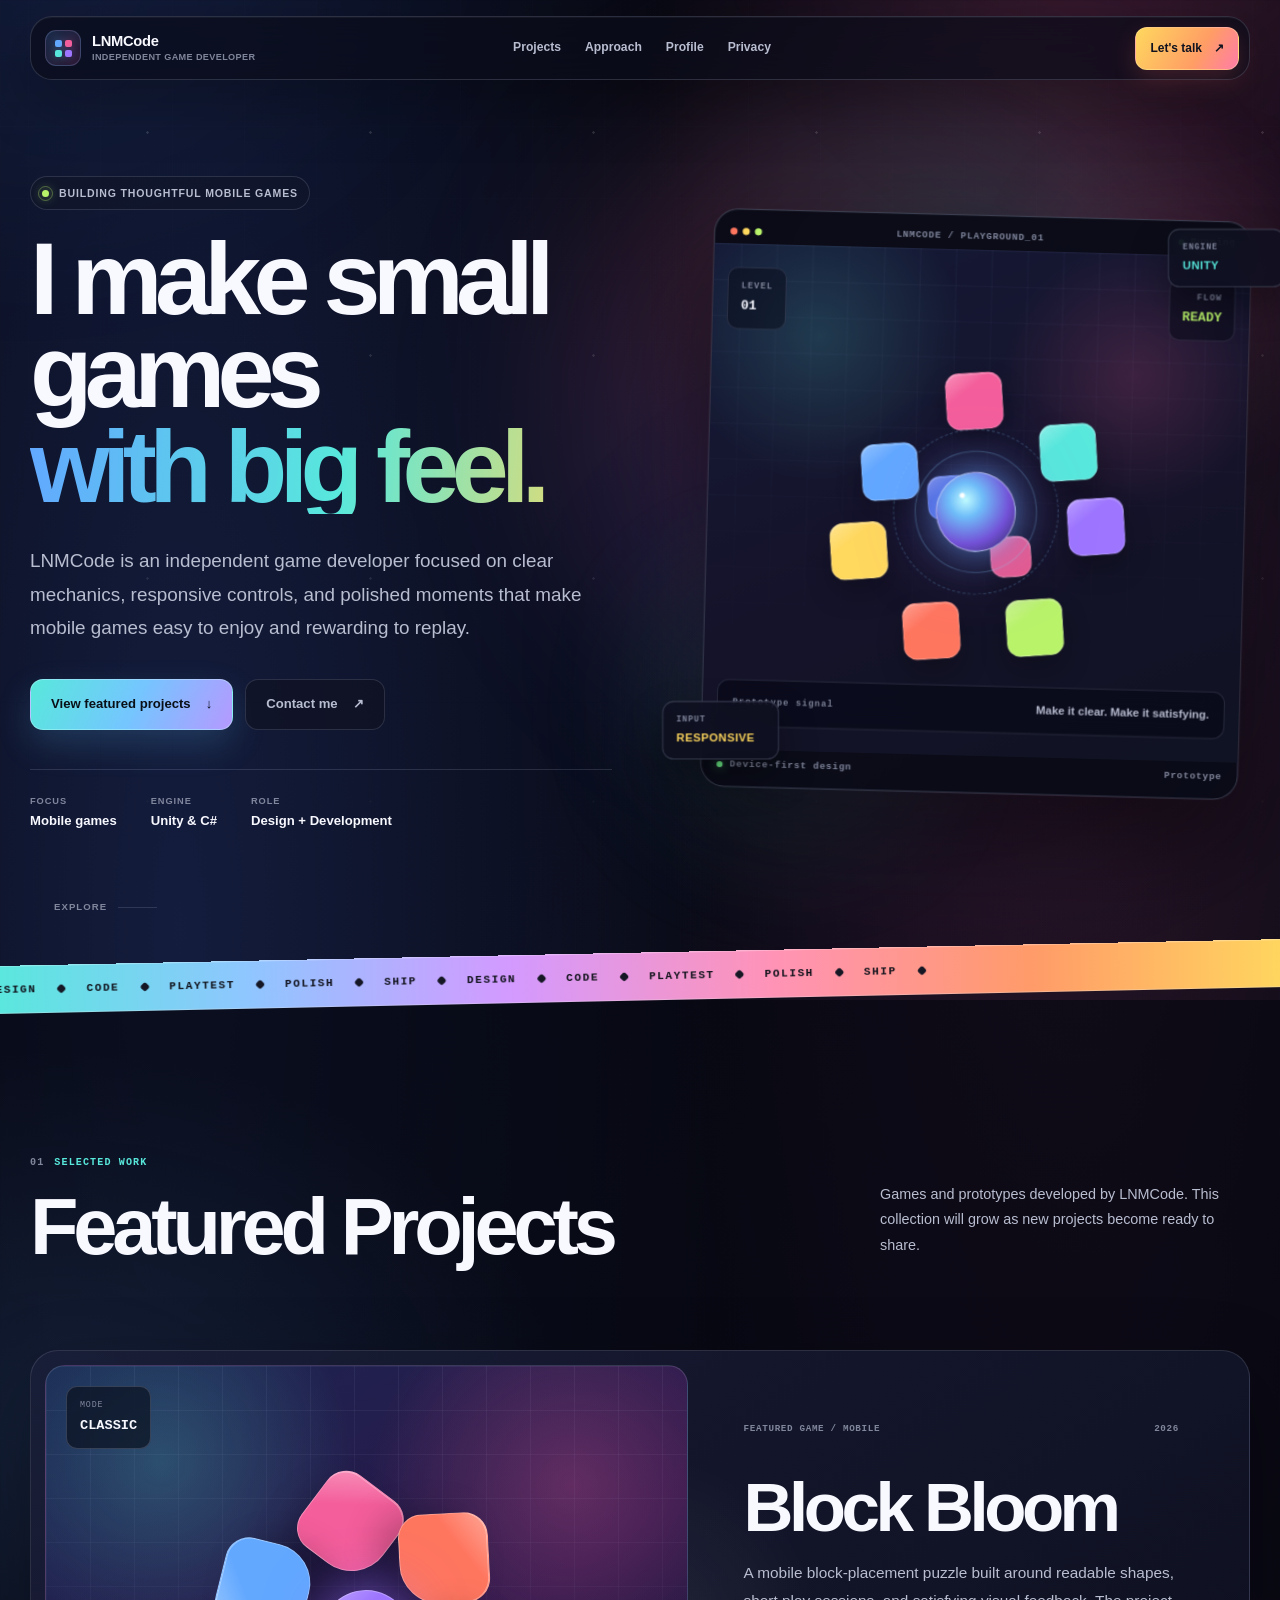
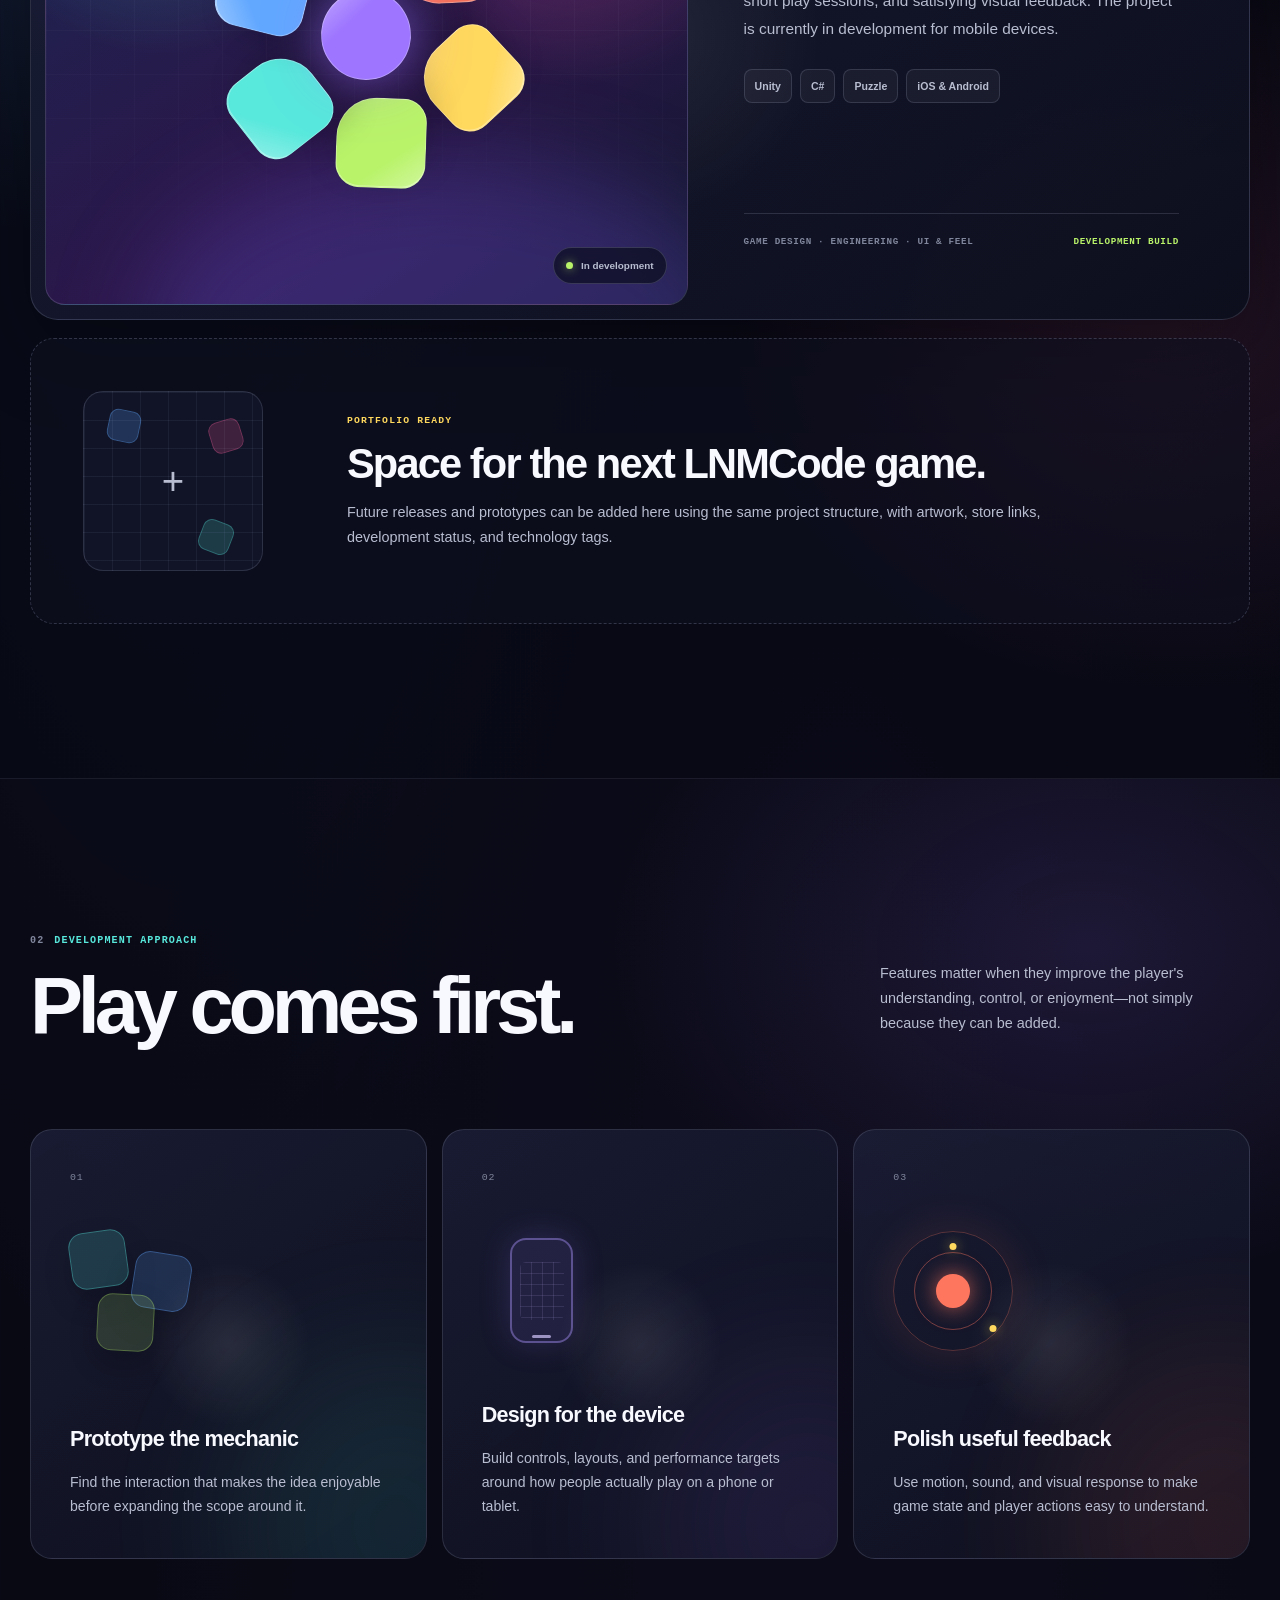
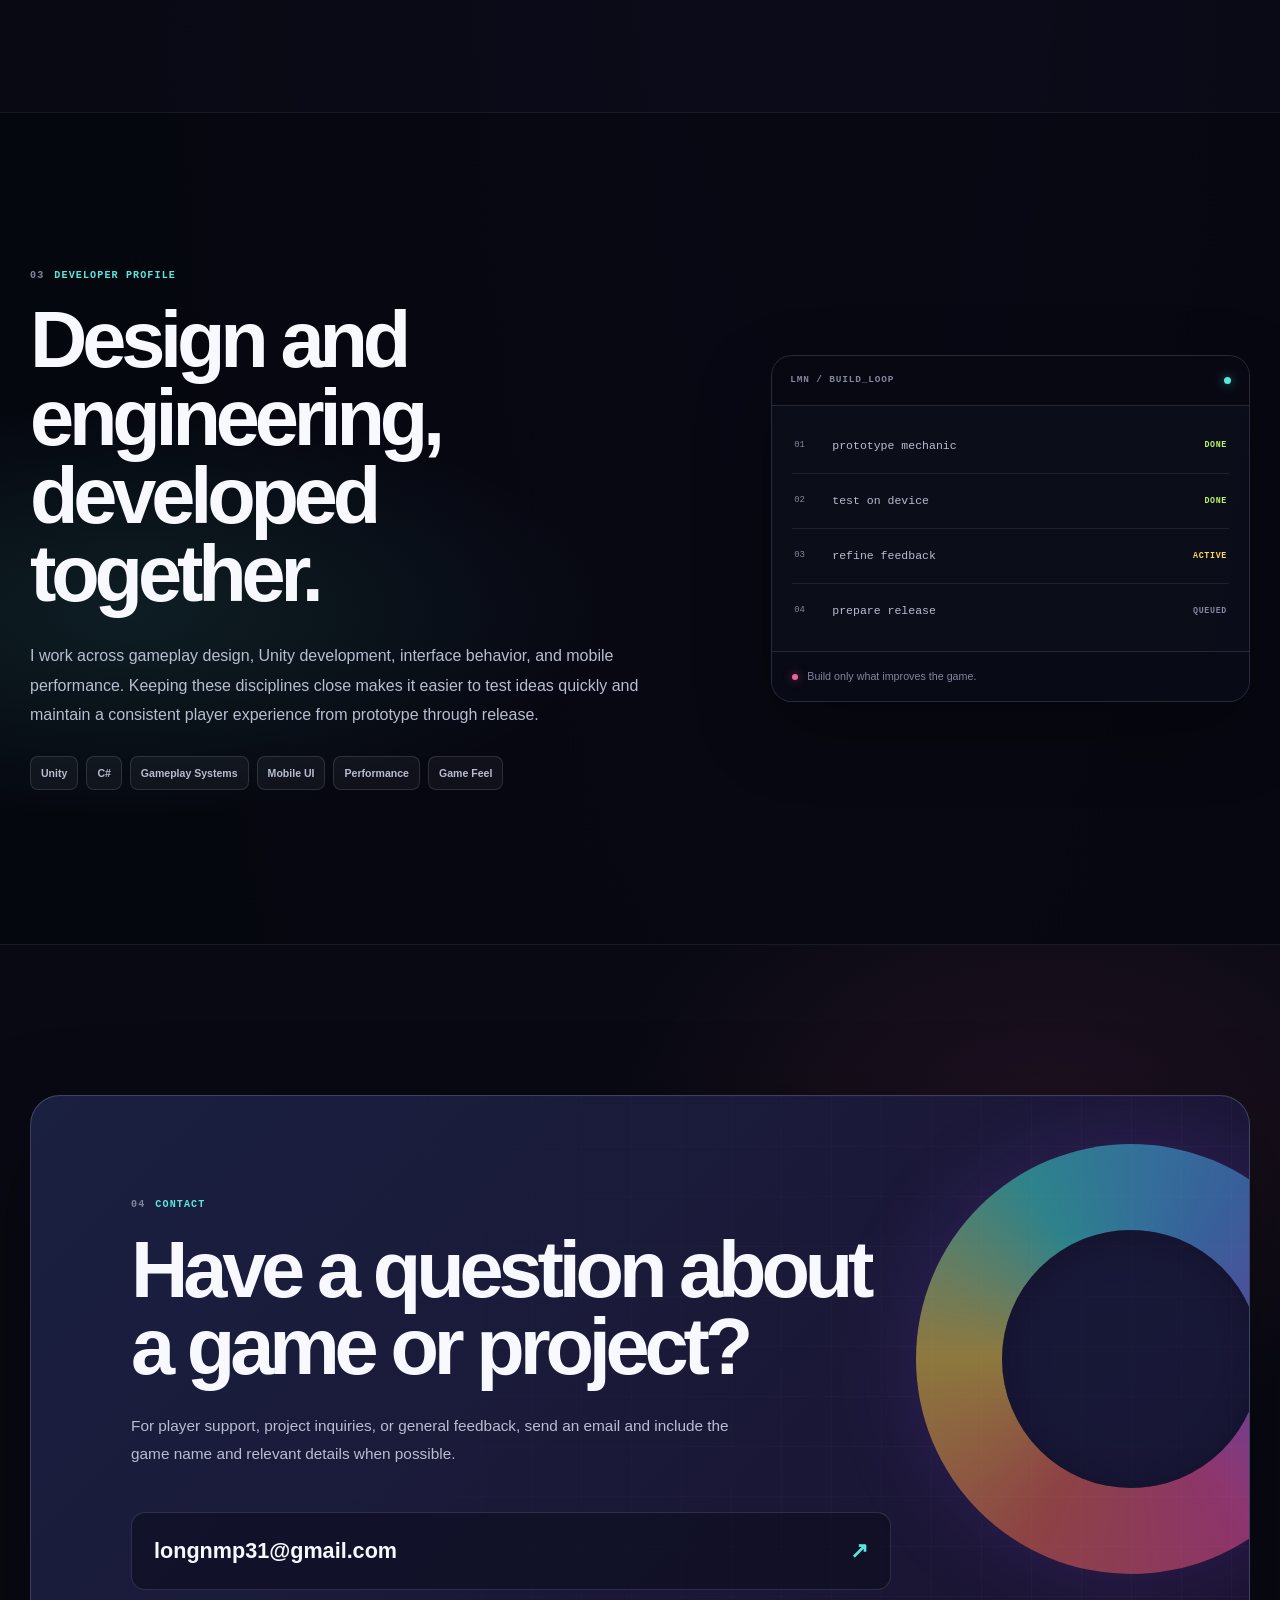
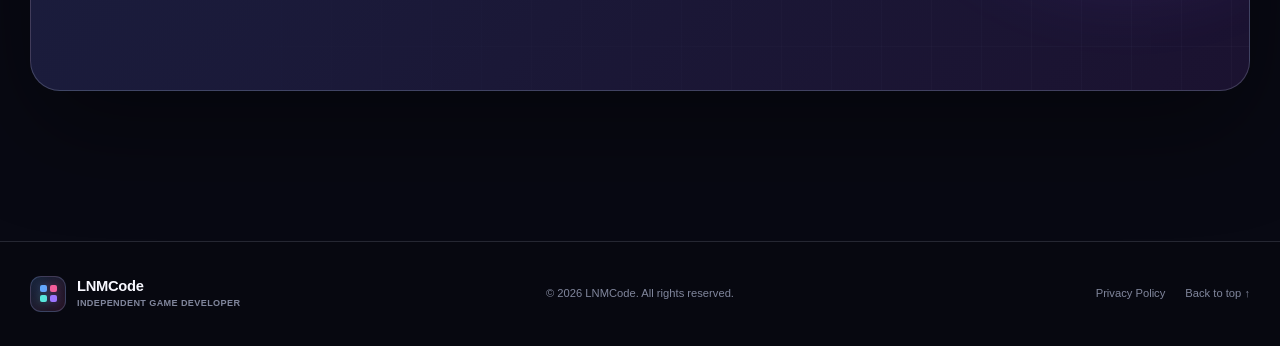
<file: index.html>
<!doctype html>
<html lang="en">
<head>
  <meta charset="utf-8">
  <meta name="viewport" content="width=device-width, initial-scale=1">
  <meta name="color-scheme" content="dark">
  <meta name="theme-color" content="#090a14">
  <meta name="robots" content="index, follow">

  <title>LNMCode | Independent Game Developer</title>
  <meta
    name="description"
    content="LNMCode is an independent game developer creating focused, polished mobile games with clear mechanics and responsive play."
  >

  <meta property="og:type" content="website">
  <meta property="og:site_name" content="LNMCode">
  <meta property="og:title" content="LNMCode | Independent Game Developer">
  <meta
    property="og:description"
    content="Independent mobile games built around clear mechanics, responsive controls, and thoughtful polish."
  >

  <link rel="icon" type="image/png" sizes="64x64" href="./assets/favicon.png">
  <link rel="apple-touch-icon" sizes="180x180" href="./assets/apple-touch-icon.png">
  <link rel="stylesheet" href="./assets/css/site.css">
  <link rel="stylesheet" href="./assets/css/home.css">
  <script src="./assets/js/site.js"></script>
</head>
<body class="portfolio-page">
  <a class="skip-link" href="#main-content">Skip to main content</a>
  <div class="scroll-progress" aria-hidden="true"></div>

  <header class="portfolio-header">
    <div class="container portfolio-nav-shell">
      <a class="portfolio-brand" href="./index.html" aria-label="LNMCode home" aria-current="page">
        <span class="portfolio-brand-mark" aria-hidden="true">
          <i></i><i></i><i></i><i></i>
        </span>
        <span>
          <strong>LNMCode</strong>
          <small>Independent game developer</small>
        </span>
      </a>

      <nav class="portfolio-nav" aria-label="Main navigation">
        <a href="#projects">Projects</a>
        <a href="#approach">Approach</a>
        <a href="#profile">Profile</a>
        <a href="./privacy-policy.html">Privacy</a>
      </nav>

      <a class="nav-contact" href="mailto:longnmp31@gmail.com?subject=Hello%20LNMCode">
        Let's talk <span aria-hidden="true">↗</span>
      </a>
    </div>
  </header>

  <main id="main-content">
    <section class="portfolio-hero container" aria-labelledby="hero-title">
      <div class="portfolio-hero-copy">
        <p class="hero-kicker" data-reveal>
          <span aria-hidden="true"></span>
          Building thoughtful mobile games
        </p>

        <h1
          id="hero-title"
          class="portfolio-title"
          aria-label="I make small games with big feel."
          data-reveal
          data-typing-heading
          style="--delay: 70ms"
        >
          <span class="typing-line" aria-hidden="true" data-typing-text="I make small games">I make small games</span>
          <span class="title-accent typing-line" aria-hidden="true" data-typing-text="with big feel.">with big feel.</span>
        </h1>

        <p class="portfolio-intro" data-reveal style="--delay: 130ms">
          LNMCode is an independent game developer focused on clear mechanics,
          responsive controls, and polished moments that make mobile games easy
          to enjoy and rewarding to replay.
        </p>

        <div class="portfolio-actions" data-reveal style="--delay: 190ms">
          <a class="portfolio-button button-color" href="#projects">
            View featured projects <span aria-hidden="true">↓</span>
          </a>
          <a class="portfolio-button button-dark" href="mailto:longnmp31@gmail.com?subject=Hello%20LNMCode">
            Contact me <span aria-hidden="true">↗</span>
          </a>
        </div>

        <dl class="hero-facts" data-reveal style="--delay: 250ms">
          <div>
            <dt>Focus</dt>
            <dd>Mobile games</dd>
          </div>
          <div>
            <dt>Engine</dt>
            <dd>Unity &amp; C#</dd>
          </div>
          <div>
            <dt>Role</dt>
            <dd>Design + Development</dd>
          </div>
        </dl>
      </div>

      <div class="hero-playground" data-reveal="scale" data-tilt style="--delay: 110ms">
        <div class="playground-glow" aria-hidden="true"></div>
        <div class="game-window">
          <div class="game-window-bar">
            <div class="window-dots" aria-hidden="true"><i></i><i></i><i></i></div>
            <span>LNMCODE / PLAYGROUND_01</span>
            <span class="window-live"><i aria-hidden="true"></i> Running</span>
          </div>

          <div class="game-screen" data-parallax="0.42">
            <div class="game-grid" aria-hidden="true"></div>
            <div class="game-score">
              <span>LEVEL</span>
              <strong>01</strong>
            </div>
            <div class="game-combo">
              <span>FLOW</span>
              <strong>READY</strong>
            </div>

            <div class="block-field" aria-hidden="true">
              <i class="block block-a"></i>
              <i class="block block-b"></i>
              <i class="block block-c"></i>
              <i class="block block-d"></i>
              <i class="block block-e"></i>
              <i class="block block-f"></i>
              <i class="block block-g"></i>
              <i class="block block-h"></i>
              <i class="block block-i"></i>
              <i class="player-core"></i>
            </div>

            <div class="game-message">
              <span>Prototype signal</span>
              <strong>Make it clear. Make it satisfying.</strong>
            </div>
          </div>

          <div class="game-window-footer">
            <span><i class="footer-signal" aria-hidden="true"></i> Device-first design</span>
            <span>Prototype</span>
          </div>
        </div>

        <div class="floating-badge badge-unity" aria-hidden="true">
          <span>ENGINE</span><strong>UNITY</strong>
        </div>
        <div class="floating-badge badge-input" aria-hidden="true">
          <span>INPUT</span><strong>RESPONSIVE</strong>
        </div>
      </div>

      <a class="portfolio-scroll-cue" href="#projects" aria-label="Scroll to featured projects">
        <span>Explore</span><i aria-hidden="true"></i>
      </a>
    </section>

    <div class="motion-strip" aria-hidden="true">
      <div>
        <span>DESIGN</span><i></i><span>CODE</span><i></i><span>PLAYTEST</span><i></i><span>POLISH</span><i></i><span>SHIP</span><i></i>
        <span>DESIGN</span><i></i><span>CODE</span><i></i><span>PLAYTEST</span><i></i><span>POLISH</span><i></i><span>SHIP</span><i></i>
      </div>
    </div>

    <section id="projects" class="portfolio-section projects-section">
      <div class="container">
        <header class="portfolio-section-heading" data-reveal>
          <div>
            <p class="portfolio-section-label"><span>01</span> Selected work</p>
            <h2>Featured Projects</h2>
          </div>
          <p>
            Games and prototypes developed by LNMCode. This collection will grow
            as new projects become ready to share.
          </p>
        </header>

        <div class="projects-grid">
          <!--
            FEATURED PROJECT TEMPLATE:
            Duplicate a project-card block when a new game is ready, then update
            the title, description, tags, status, and destination link.
          -->
          <article class="project-card project-featured" data-reveal data-tilt>
            <div class="project-art block-bloom-art" aria-label="Abstract preview artwork for Block Bloom">
              <div class="project-art-grid" aria-hidden="true"></div>
              <div class="bloom-shape" aria-hidden="true">
                <i></i><i></i><i></i><i></i><i></i><i></i><i></i>
              </div>
              <div class="project-art-score" aria-hidden="true">
                <span>MODE</span><strong>CLASSIC</strong>
              </div>
              <div class="project-art-status"><i aria-hidden="true"></i> In development</div>
            </div>

            <div class="project-content">
              <div class="project-topline">
                <span>Featured game / Mobile</span>
                <span>2026</span>
              </div>
              <h3>Block Bloom</h3>
              <p>
                A mobile block-placement puzzle built around readable shapes,
                short play sessions, and satisfying visual feedback. The project
                is currently in development for mobile devices.
              </p>
              <ul class="project-tags" aria-label="Block Bloom technologies and genres">
                <li>Unity</li>
                <li>C#</li>
                <li>Puzzle</li>
                <li>iOS &amp; Android</li>
              </ul>
              <div class="project-footer">
                <span>Game design · Engineering · UI &amp; feel</span>
                <span class="project-state">Development build</span>
              </div>
            </div>
          </article>

          <article class="project-slot" data-reveal style="--delay: 100ms">
            <div class="slot-visual" aria-hidden="true">
              <span>+</span>
              <i></i><i></i><i></i>
            </div>
            <div>
              <p class="slot-label">Portfolio ready</p>
              <h3>Space for the next LNMCode game.</h3>
              <p>
                Future releases and prototypes can be added here using the same
                project structure, with artwork, store links, development status,
                and technology tags.
              </p>
            </div>
          </article>
        </div>
      </div>
    </section>

    <section id="approach" class="portfolio-section approach-section">
      <div class="container">
        <header class="portfolio-section-heading approach-heading" data-reveal>
          <div>
            <p class="portfolio-section-label"><span>02</span> Development approach</p>
            <h2>Play comes first.</h2>
          </div>
          <p>
            Features matter when they improve the player's understanding,
            control, or enjoyment—not simply because they can be added.
          </p>
        </header>

        <div class="principles-grid">
          <article class="principle-card card-cyan" data-reveal data-tilt>
            <span class="principle-number">01</span>
            <div class="principle-icon icon-prototype" aria-hidden="true"><i></i><i></i><i></i></div>
            <h3>Prototype the mechanic</h3>
            <p>
              Find the interaction that makes the idea enjoyable before expanding
              the scope around it.
            </p>
          </article>

          <article class="principle-card card-violet" data-reveal data-tilt style="--delay: 70ms">
            <span class="principle-number">02</span>
            <div class="principle-icon icon-device" aria-hidden="true"><i></i></div>
            <h3>Design for the device</h3>
            <p>
              Build controls, layouts, and performance targets around how people
              actually play on a phone or tablet.
            </p>
          </article>

          <article class="principle-card card-coral" data-reveal data-tilt style="--delay: 140ms">
            <span class="principle-number">03</span>
            <div class="principle-icon icon-feedback" aria-hidden="true"><i></i><i></i></div>
            <h3>Polish useful feedback</h3>
            <p>
              Use motion, sound, and visual response to make game state and player
              actions easy to understand.
            </p>
          </article>
        </div>
      </div>
    </section>

    <section id="profile" class="portfolio-section profile-section">
      <div class="container profile-layout">
        <div class="profile-copy" data-reveal>
          <p class="portfolio-section-label"><span>03</span> Developer profile</p>
          <h2>Design and engineering, developed together.</h2>
          <p>
            I work across gameplay design, Unity development, interface behavior,
            and mobile performance. Keeping these disciplines close makes it
            easier to test ideas quickly and maintain a consistent player
            experience from prototype through release.
          </p>
          <div class="toolkit" aria-label="Development toolkit">
            <span>Unity</span><span>C#</span><span>Gameplay Systems</span>
            <span>Mobile UI</span><span>Performance</span><span>Game Feel</span>
          </div>
        </div>

        <div class="build-console" data-reveal style="--delay: 100ms">
          <div class="console-bar">
            <span>LMN / BUILD_LOOP</span>
            <i aria-hidden="true"></i>
          </div>
          <ol>
            <li><span>01</span><code>prototype mechanic</code><strong>DONE</strong></li>
            <li><span>02</span><code>test on device</code><strong>DONE</strong></li>
            <li><span>03</span><code>refine feedback</code><strong>ACTIVE</strong></li>
            <li><span>04</span><code>prepare release</code><strong>QUEUED</strong></li>
          </ol>
          <p><i aria-hidden="true"></i> Build only what improves the game.</p>
        </div>
      </div>
    </section>

    <section class="portfolio-contact">
      <div class="container contact-panel" data-reveal="scale">
        <div class="contact-orb" aria-hidden="true" data-parallax="0.4"></div>
        <p class="portfolio-section-label"><span>04</span> Contact</p>
        <h2>Have a question about<br>a game or project?</h2>
        <p>
          For player support, project inquiries, or general feedback, send an
          email and include the game name and relevant details when possible.
        </p>
        <a href="mailto:longnmp31@gmail.com?subject=Hello%20LNMCode">
          <span>longnmp31@gmail.com</span><i aria-hidden="true">↗</i>
        </a>
      </div>
    </section>
  </main>

  <footer class="portfolio-footer">
    <div class="container portfolio-footer-inner">
      <a class="portfolio-brand footer-brand" href="./index.html" aria-label="LNMCode home">
        <span class="portfolio-brand-mark" aria-hidden="true"><i></i><i></i><i></i><i></i></span>
        <span><strong>LNMCode</strong><small>Independent game developer</small></span>
      </a>

      <p>&copy; 2026 LNMCode. All rights reserved.</p>

      <nav aria-label="Footer navigation">
        <a href="./privacy-policy.html">Privacy Policy</a>
        <a href="#main-content">Back to top ↑</a>
      </nav>
    </div>
  </footer>
</body>
</html>
</file>
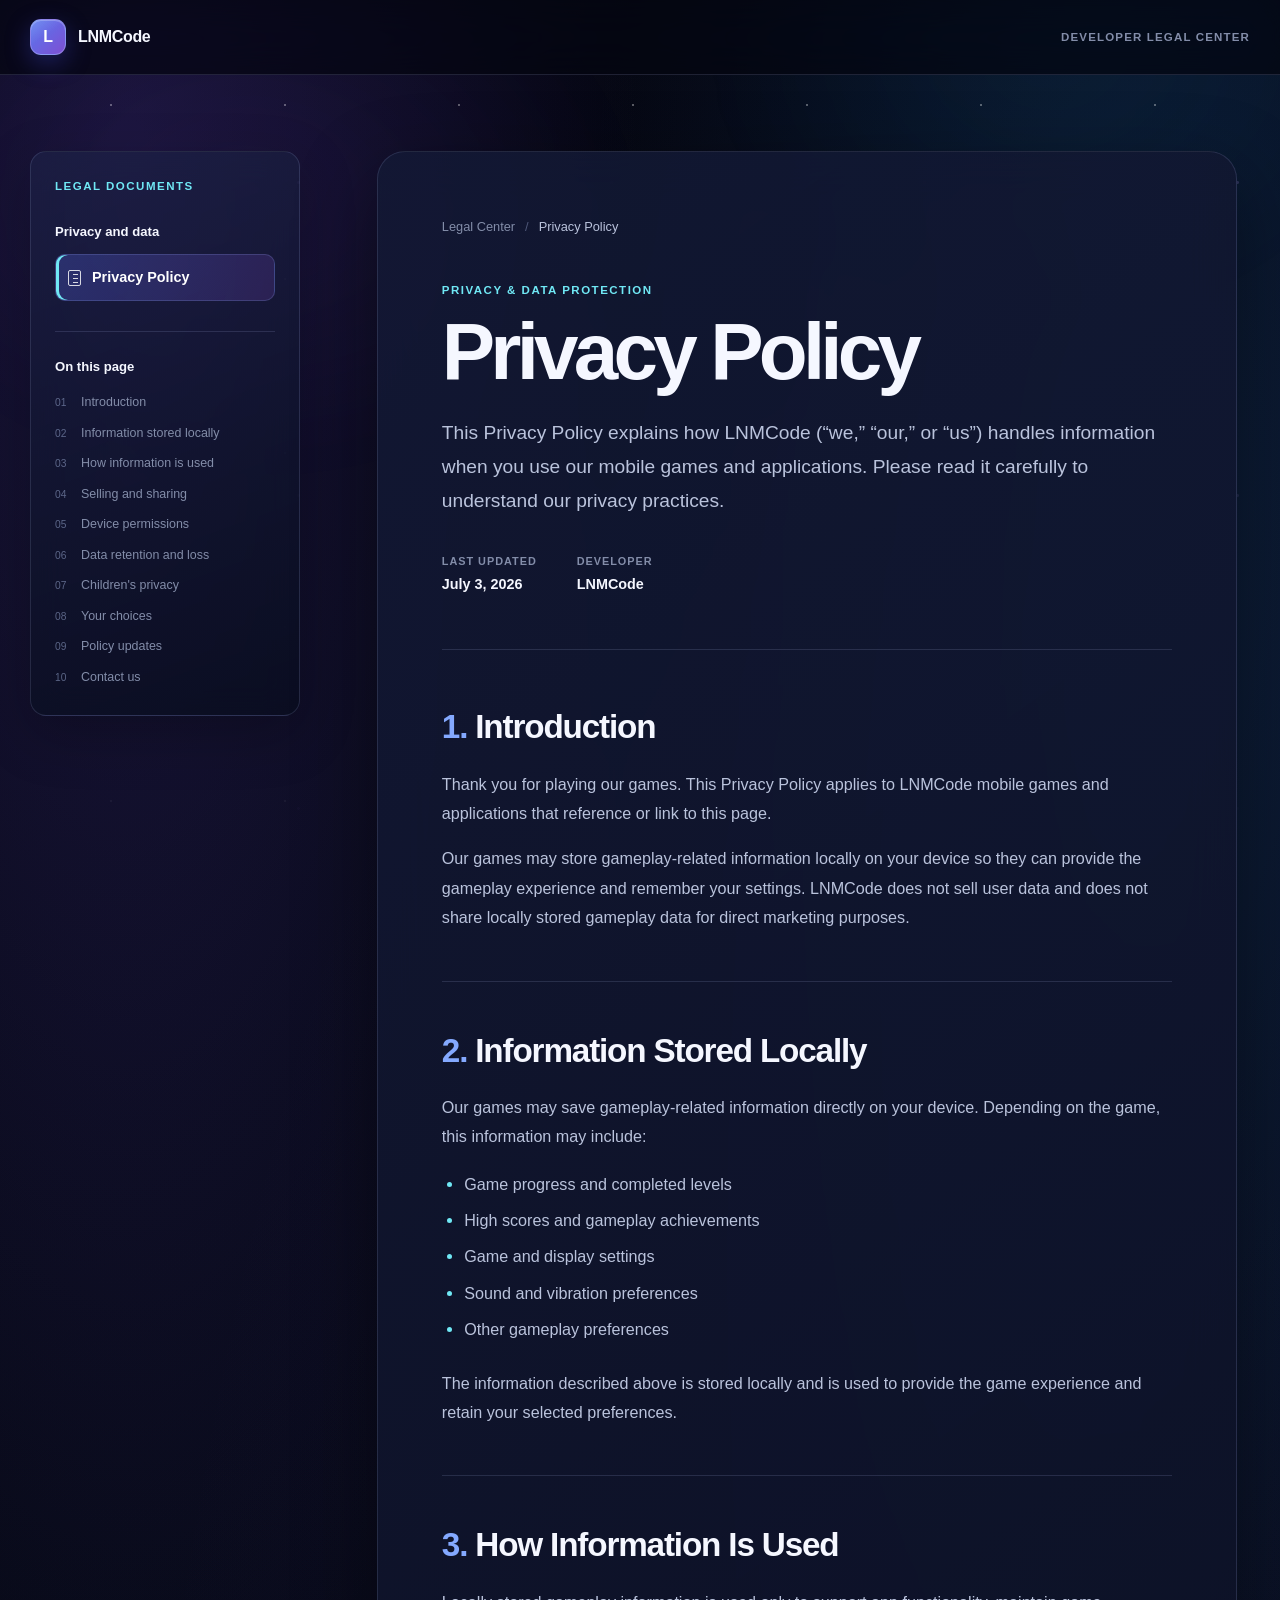
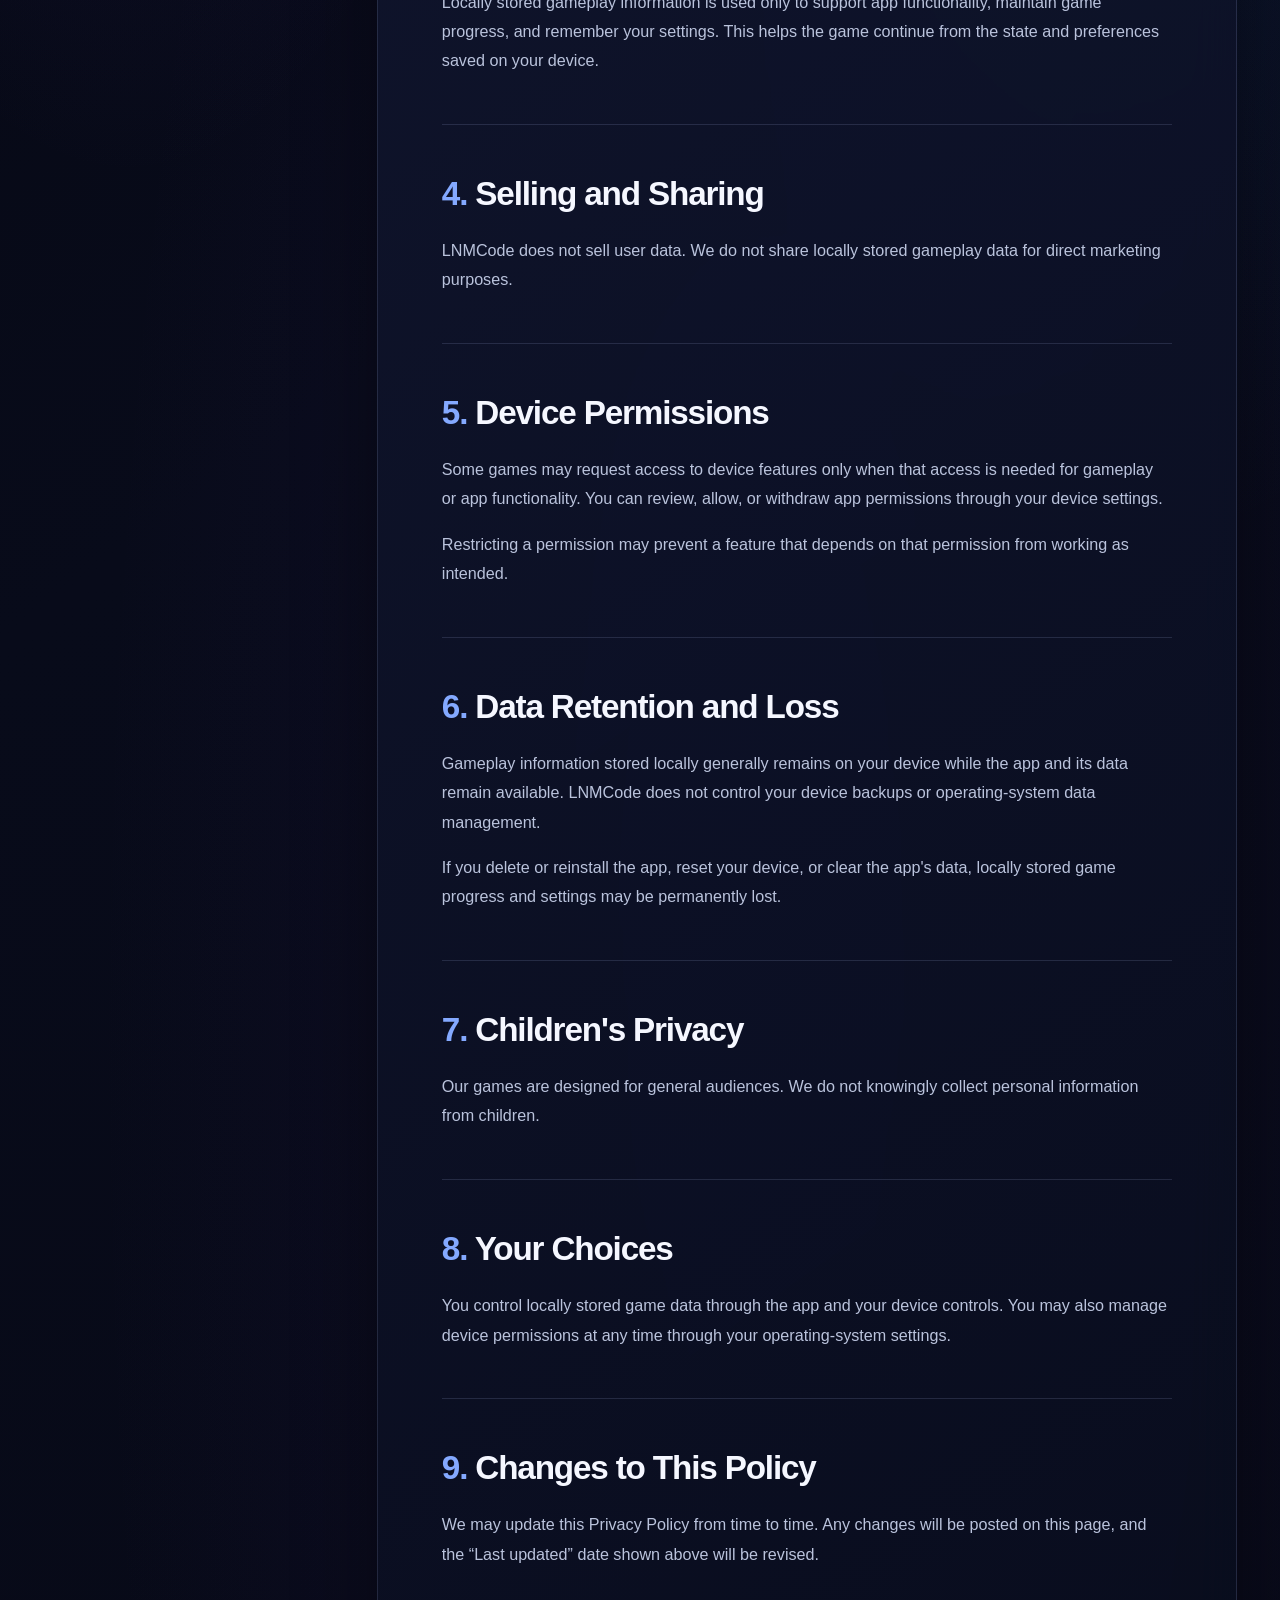
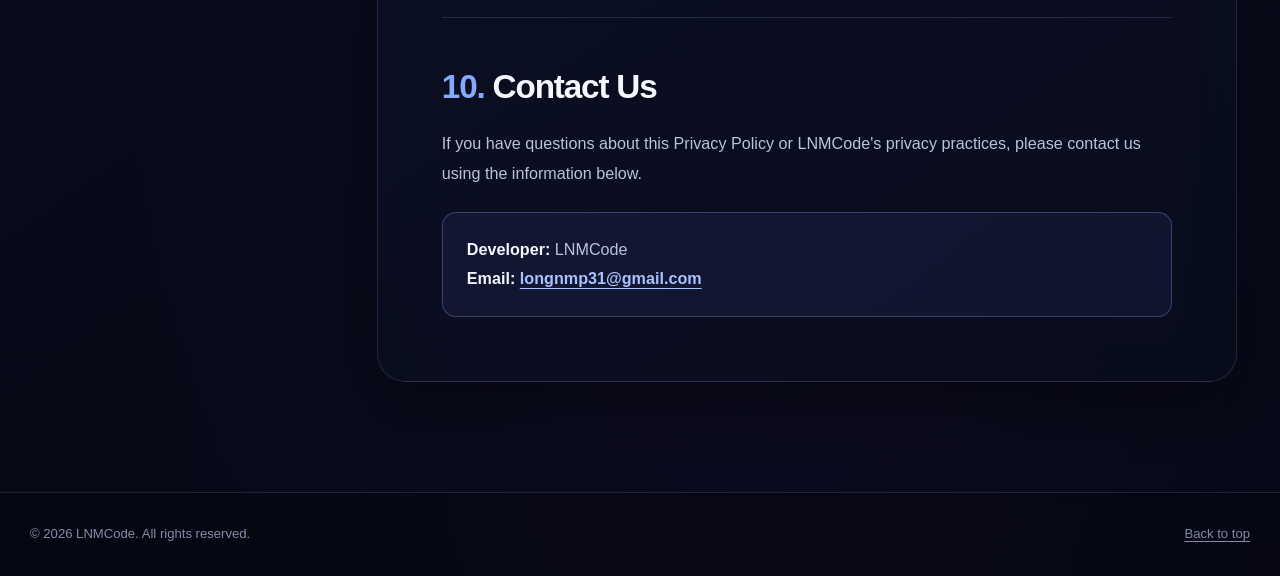
<file: privacy-policy.html>
<!doctype html>
<html lang="en">
<head>
  <meta charset="utf-8">
  <meta name="viewport" content="width=device-width, initial-scale=1">
  <meta name="color-scheme" content="dark">
  <meta name="theme-color" content="#070914">
  <meta name="robots" content="index, follow">

  <title>Privacy Policy | LNMCode</title>
  <meta
    name="description"
    content="Learn how LNMCode handles information in its mobile games and applications."
  >

  <meta property="og:type" content="website">
  <meta property="og:site_name" content="LNMCode">
  <meta property="og:title" content="Privacy Policy | LNMCode">
  <meta
    property="og:description"
    content="Learn how LNMCode handles information in its mobile games and applications."
  >

  <link rel="icon" type="image/png" sizes="64x64" href="./assets/favicon.png">
  <link rel="apple-touch-icon" sizes="180x180" href="./assets/apple-touch-icon.png">
  <link rel="stylesheet" href="./assets/css/site.css">
</head>
<body>
  <a class="skip-link" href="#main-content">Skip to main content</a>

  <header class="site-header">
    <div class="container header-inner">
      <a class="brand" href="./index.html" aria-label="LNMCode home">
        <span class="brand-mark" aria-hidden="true">L</span>
        <span>LNMCode</span>
      </a>
      <span class="header-label">Developer Legal Center</span>
    </div>
  </header>

  <main id="main-content" class="container legal-layout">
    <aside class="legal-sidebar" aria-label="Legal document navigation">
      <div class="sidebar-panel">
        <p class="sidebar-kicker">Legal documents</p>

        <nav class="document-navigation" aria-label="Documents">
          <p class="nav-group-title">Privacy and data</p>
          <a class="document-link is-active" href="./privacy-policy.html" aria-current="page">
            <span class="document-icon" aria-hidden="true"></span>
            <span>Privacy Policy</span>
          </a>
        </nav>

        <nav class="page-navigation" aria-label="Privacy Policy sections">
          <p class="nav-group-title">On this page</p>
          <ol>
            <li><a href="#introduction">Introduction</a></li>
            <li><a href="#information">Information stored locally</a></li>
            <li><a href="#use">How information is used</a></li>
            <li><a href="#sharing">Selling and sharing</a></li>
            <li><a href="#permissions">Device permissions</a></li>
            <li><a href="#retention">Data retention and loss</a></li>
            <li><a href="#children">Children's privacy</a></li>
            <li><a href="#choices">Your choices</a></li>
            <li><a href="#changes">Policy updates</a></li>
            <li><a href="#contact">Contact us</a></li>
          </ol>
        </nav>
      </div>
    </aside>

    <article class="policy-document">
      <nav class="breadcrumbs" aria-label="Breadcrumb">
        <span>Legal Center</span>
        <span class="breadcrumb-separator" aria-hidden="true">/</span>
        <span aria-current="page">Privacy Policy</span>
      </nav>

      <header class="document-header">
        <p class="eyebrow">Privacy &amp; data protection</p>
        <h1>Privacy Policy</h1>
        <p class="document-summary">
          This Privacy Policy explains how LNMCode (“we,” “our,” or “us”)
          handles information when you use our mobile games and applications.
          Please read it carefully to understand our privacy practices.
        </p>

        <dl class="document-meta" aria-label="Policy information">
          <div>
            <dt>Last updated</dt>
            <dd><time datetime="2026-07-03">July 3, 2026</time></dd>
          </div>
          <div>
            <dt>Developer</dt>
            <dd>LNMCode</dd>
          </div>
        </dl>
      </header>

      <div class="document-body">
        <section id="introduction" class="policy-section">
          <h2><span aria-hidden="true">1.</span> Introduction</h2>
          <p>
            Thank you for playing our games. This Privacy Policy applies to
            LNMCode mobile games and applications that reference or link to this
            page.
          </p>
          <p>
            Our games may store gameplay-related information locally on your
            device so they can provide the gameplay experience and remember your
            settings. LNMCode does not sell user data and does not share locally
            stored gameplay data for direct marketing purposes.
          </p>
        </section>

        <section id="information" class="policy-section">
          <h2><span aria-hidden="true">2.</span> Information Stored Locally</h2>
          <p>
            Our games may save gameplay-related information directly on your
            device. Depending on the game, this information may include:
          </p>
          <ul>
            <li>Game progress and completed levels</li>
            <li>High scores and gameplay achievements</li>
            <li>Game and display settings</li>
            <li>Sound and vibration preferences</li>
            <li>Other gameplay preferences</li>
          </ul>
          <p>
            The information described above is stored locally and is used to
            provide the game experience and retain your selected preferences.
          </p>
        </section>

        <section id="use" class="policy-section">
          <h2><span aria-hidden="true">3.</span> How Information Is Used</h2>
          <p>
            Locally stored gameplay information is used only to support app
            functionality, maintain game progress, and remember your settings.
            This helps the game continue from the state and preferences saved on
            your device.
          </p>
        </section>

        <section id="sharing" class="policy-section">
          <h2><span aria-hidden="true">4.</span> Selling and Sharing</h2>
          <p>
            LNMCode does not sell user data. We do not share locally stored
            gameplay data for direct marketing purposes.
          </p>
        </section>

        <section id="permissions" class="policy-section">
          <h2><span aria-hidden="true">5.</span> Device Permissions</h2>
          <p>
            Some games may request access to device features only when that
            access is needed for gameplay or app functionality. You can review,
            allow, or withdraw app permissions through your device settings.
          </p>
          <p>
            Restricting a permission may prevent a feature that depends on that
            permission from working as intended.
          </p>
        </section>

        <section id="retention" class="policy-section">
          <h2><span aria-hidden="true">6.</span> Data Retention and Loss</h2>
          <p>
            Gameplay information stored locally generally remains on your device
            while the app and its data remain available. LNMCode does not control
            your device backups or operating-system data management.
          </p>
          <p>
            If you delete or reinstall the app, reset your device, or clear the
            app's data, locally stored game progress and settings may be
            permanently lost.
          </p>
        </section>

        <section id="children" class="policy-section">
          <h2><span aria-hidden="true">7.</span> Children's Privacy</h2>
          <p>
            Our games are designed for general audiences. We do not knowingly
            collect personal information from children.
          </p>
        </section>

        <section id="choices" class="policy-section">
          <h2><span aria-hidden="true">8.</span> Your Choices</h2>
          <p>
            You control locally stored game data through the app and your device
            controls. You may also manage device permissions at any time through
            your operating-system settings.
          </p>
        </section>

        <section id="changes" class="policy-section">
          <h2><span aria-hidden="true">9.</span> Changes to This Policy</h2>
          <p>
            We may update this Privacy Policy from time to time. Any changes will
            be posted on this page, and the “Last updated” date shown above will
            be revised.
          </p>
        </section>

        <section id="contact" class="policy-section contact-section">
          <h2><span aria-hidden="true">10.</span> Contact Us</h2>
          <p>
            If you have questions about this Privacy Policy or LNMCode's privacy
            practices, please contact us using the information below.
          </p>
          <address class="contact-details">
            <p><strong>Developer:</strong> LNMCode</p>
            <p>
              <strong>Email:</strong>
              <a href="mailto:longnmp31@gmail.com?subject=LNMCode%20Privacy%20Policy%20Inquiry">
                longnmp31@gmail.com
              </a>
            </p>
          </address>
        </section>
      </div>
    </article>
  </main>

  <footer class="site-footer">
    <div class="container footer-inner">
      <p>&copy; 2026 LNMCode. All rights reserved.</p>
      <a href="#main-content">Back to top</a>
    </div>
  </footer>
</body>
</html>
</file>
<file: assets/css/site.css>
:root {
  --space: #050610;
  --space-deep: #080b1a;
  --surface: rgba(11, 15, 34, 0.86);
  --surface-strong: rgba(15, 20, 44, 0.94);
  --surface-hover: rgba(117, 139, 255, 0.11);
  --text: #f5f7ff;
  --text-soft: #bac3dc;
  --text-muted: #838da9;
  --line: rgba(166, 181, 226, 0.16);
  --line-bright: rgba(151, 171, 255, 0.3);
  --blue: #84a9ff;
  --blue-bright: #a9c2ff;
  --violet: #a888ff;
  --cyan: #70e8f5;
  --container: 1220px;
  --radius-lg: 28px;
  --radius-md: 16px;
  --shadow: 0 28px 80px rgba(0, 0, 0, 0.42);
}

*,
*::before,
*::after {
  box-sizing: border-box;
}

html {
  scroll-behavior: smooth;
}

body {
  position: relative;
  min-height: 100vh;
  margin: 0;
  color: var(--text);
  background:
    radial-gradient(ellipse at 10% 5%, rgba(104, 74, 221, 0.2), transparent 32rem),
    radial-gradient(ellipse at 90% 14%, rgba(38, 125, 216, 0.18), transparent 36rem),
    radial-gradient(ellipse at 60% 70%, rgba(92, 48, 173, 0.1), transparent 42rem),
    linear-gradient(145deg, var(--space) 0%, var(--space-deep) 48%, #070916 100%);
  font-family: Inter, ui-sans-serif, -apple-system, BlinkMacSystemFont, "Segoe UI", sans-serif;
  font-size: 16px;
  line-height: 1.75;
  text-rendering: optimizeLegibility;
  -webkit-font-smoothing: antialiased;
}

body::before,
body::after {
  position: fixed;
  inset: 0;
  z-index: -1;
  pointer-events: none;
  content: "";
}

body::before {
  opacity: 0.48;
  background-image:
    radial-gradient(circle, rgba(255, 255, 255, 0.78) 0 1px, transparent 1.4px),
    radial-gradient(circle, rgba(141, 190, 255, 0.62) 0 1px, transparent 1.5px),
    radial-gradient(circle, rgba(190, 153, 255, 0.5) 0 1.2px, transparent 1.7px);
  background-position: 24px 18px, 88px 72px, 142px 26px;
  background-size: 174px 174px, 231px 231px, 313px 313px;
  mask-image: linear-gradient(to bottom, #000 0%, rgba(0, 0, 0, 0.6) 45%, transparent 100%);
}

body::after {
  inset: -20%;
  opacity: 0.23;
  background:
    radial-gradient(ellipse at 28% 30%, rgba(144, 85, 255, 0.28), transparent 22%),
    radial-gradient(ellipse at 73% 18%, rgba(38, 188, 240, 0.19), transparent 20%);
  filter: blur(55px);
}

::selection {
  color: #ffffff;
  background: rgba(122, 99, 245, 0.88);
}

a {
  color: var(--blue-bright);
  text-underline-offset: 0.22em;
}

a:hover {
  color: var(--cyan);
}

a:focus-visible {
  outline: 3px solid rgba(112, 232, 245, 0.42);
  outline-offset: 4px;
  border-radius: 5px;
}

.container {
  width: min(calc(100% - 48px), var(--container));
  margin-inline: auto;
}

.skip-link {
  position: fixed;
  top: 12px;
  left: 12px;
  z-index: 100;
  padding: 10px 16px;
  color: #ffffff;
  background: #5b45c6;
  border-radius: 10px;
  transform: translateY(-160%);
  transition: transform 160ms ease;
}

.skip-link:focus {
  color: #ffffff;
  transform: translateY(0);
}

.site-header {
  position: sticky;
  top: 0;
  z-index: 20;
  background: rgba(5, 6, 16, 0.74);
  border-bottom: 1px solid var(--line);
  backdrop-filter: blur(20px) saturate(140%);
}

.header-inner {
  display: flex;
  align-items: center;
  justify-content: space-between;
  min-height: 74px;
}

.brand {
  display: inline-flex;
  align-items: center;
  gap: 12px;
  color: var(--text);
  font-size: 1rem;
  font-weight: 760;
  letter-spacing: -0.02em;
  text-decoration: none;
}

.brand:hover {
  color: var(--text);
}

.brand-mark {
  display: grid;
  width: 36px;
  height: 36px;
  place-items: center;
  color: #ffffff;
  background:
    linear-gradient(145deg, rgba(255, 255, 255, 0.18), transparent 45%),
    linear-gradient(135deg, #5578ef, #7f4fd3);
  border: 1px solid rgba(190, 207, 255, 0.34);
  border-radius: 11px;
  box-shadow:
    0 8px 24px rgba(70, 77, 220, 0.34),
    inset 0 1px 0 rgba(255, 255, 255, 0.24);
}

.header-label {
  color: var(--text-muted);
  font-size: 0.72rem;
  font-weight: 740;
  letter-spacing: 0.1em;
  text-transform: uppercase;
}

.legal-layout {
  display: grid;
  grid-template-columns: 270px minmax(0, 1fr);
  gap: clamp(40px, 6vw, 82px);
  align-items: start;
  padding-block: 76px 110px;
}

.legal-sidebar {
  position: sticky;
  top: 106px;
}

.sidebar-panel {
  padding: 24px;
  background:
    linear-gradient(160deg, rgba(29, 35, 72, 0.62), rgba(9, 13, 31, 0.82));
  border: 1px solid var(--line);
  border-radius: var(--radius-md);
  box-shadow: 0 18px 55px rgba(0, 0, 0, 0.24);
  backdrop-filter: blur(16px);
}

.sidebar-kicker,
.eyebrow {
  margin: 0;
  color: var(--cyan);
  font-size: 0.72rem;
  font-weight: 800;
  letter-spacing: 0.13em;
  text-transform: uppercase;
}

.document-navigation {
  margin-top: 25px;
}

.nav-group-title {
  margin: 0 0 10px;
  color: var(--text);
  font-size: 0.82rem;
  font-weight: 720;
}

.document-link {
  display: flex;
  gap: 11px;
  align-items: center;
  padding: 10px 12px;
  color: var(--text-soft);
  border: 1px solid transparent;
  border-radius: 10px;
  font-size: 0.9rem;
  font-weight: 650;
  text-decoration: none;
}

.document-link.is-active {
  color: #ffffff;
  background: linear-gradient(110deg, rgba(83, 102, 224, 0.3), rgba(130, 75, 199, 0.2));
  border-color: rgba(155, 175, 255, 0.2);
  box-shadow: inset 3px 0 0 var(--cyan);
}

.document-icon {
  position: relative;
  width: 13px;
  height: 16px;
  flex: 0 0 auto;
  border: 1.5px solid currentColor;
  border-radius: 2px;
  opacity: 0.82;
}

.document-icon::after {
  position: absolute;
  top: 3px;
  right: 2px;
  width: 5px;
  height: 1.5px;
  background: currentColor;
  box-shadow: 0 4px 0 currentColor, 0 8px 0 currentColor;
  content: "";
}

.page-navigation {
  margin-top: 30px;
  padding-top: 24px;
  border-top: 1px solid var(--line);
}

.page-navigation ol {
  display: grid;
  gap: 3px;
  margin: 0;
  padding: 0;
  list-style: none;
  counter-reset: page-nav;
}

.page-navigation li {
  counter-increment: page-nav;
}

.page-navigation a {
  display: grid;
  grid-template-columns: 22px minmax(0, 1fr);
  gap: 4px;
  align-items: baseline;
  padding: 5px 0;
  color: var(--text-muted);
  font-size: 0.78rem;
  line-height: 1.4;
  text-decoration: none;
}

.page-navigation a::before {
  color: rgba(139, 153, 192, 0.62);
  font-size: 0.64rem;
  content: counter(page-nav, decimal-leading-zero);
}

.page-navigation a:hover {
  color: var(--cyan);
}

.policy-document {
  min-width: 0;
  max-width: 860px;
  padding: clamp(32px, 5vw, 64px);
  background:
    linear-gradient(145deg, rgba(19, 25, 53, 0.88), rgba(8, 12, 28, 0.9));
  border: 1px solid var(--line);
  border-radius: var(--radius-lg);
  box-shadow: var(--shadow);
  backdrop-filter: blur(22px);
}

.breadcrumbs {
  display: flex;
  flex-wrap: wrap;
  gap: 10px;
  align-items: center;
  margin-bottom: 42px;
  color: var(--text-muted);
  font-size: 0.8rem;
}

.breadcrumbs span:last-child {
  color: var(--text-soft);
}

.breadcrumb-separator {
  color: rgba(153, 166, 205, 0.46);
}

.document-header {
  padding-bottom: 52px;
  border-bottom: 1px solid var(--line);
}

h1,
h2,
p,
li {
  overflow-wrap: break-word;
}

h1 {
  margin: 11px 0 24px;
  font-size: clamp(3rem, 7vw, 5rem);
  font-weight: 780;
  letter-spacing: -0.06em;
  line-height: 1;
}

.document-summary {
  max-width: 720px;
  margin: 0;
  color: var(--text-soft);
  font-size: clamp(1.06rem, 2vw, 1.2rem);
  line-height: 1.78;
}

.document-meta {
  display: flex;
  flex-wrap: wrap;
  gap: 24px 40px;
  margin: 34px 0 0;
}

.document-meta div {
  display: grid;
  gap: 1px;
}

.document-meta dt {
  color: var(--text-muted);
  font-size: 0.68rem;
  font-weight: 760;
  letter-spacing: 0.09em;
  text-transform: uppercase;
}

.document-meta dd {
  margin: 0;
  color: var(--text);
  font-size: 0.9rem;
  font-weight: 650;
}

.document-body {
  padding-top: 8px;
}

.policy-section {
  padding-block: 48px;
  border-bottom: 1px solid var(--line);
  scroll-margin-top: 102px;
}

.policy-section:last-child {
  padding-bottom: 0;
  border-bottom: 0;
}

.policy-section h2 {
  margin: 0 0 22px;
  color: var(--text);
  font-size: clamp(1.55rem, 3.2vw, 2.08rem);
  font-weight: 740;
  letter-spacing: -0.035em;
  line-height: 1.24;
}

.policy-section h2 span {
  color: var(--blue);
  font-variant-numeric: tabular-nums;
}

.policy-section p,
.policy-section li {
  color: var(--text-soft);
  font-size: 1.01rem;
  line-height: 1.82;
}

.policy-section p {
  margin: 0 0 16px;
}

.policy-section p:last-child {
  margin-bottom: 0;
}

.policy-section ul {
  display: grid;
  gap: 7px;
  margin: 18px 0 24px;
  padding-left: 1.4rem;
}

.policy-section li::marker {
  color: var(--cyan);
}

address {
  font-style: normal;
}

.contact-details {
  margin-top: 24px;
  padding: 22px 24px;
  background: rgba(92, 108, 205, 0.1);
  border: 1px solid var(--line-bright);
  border-radius: 14px;
}

.contact-details p,
.contact-details p:last-child {
  margin: 0;
}

.contact-details strong {
  color: var(--text);
}

.contact-details a {
  font-weight: 680;
}

.site-footer {
  border-top: 1px solid var(--line);
  background: rgba(4, 5, 13, 0.36);
}

.footer-inner {
  display: flex;
  justify-content: space-between;
  gap: 20px;
  padding-block: 30px;
  color: var(--text-muted);
  font-size: 0.82rem;
}

.footer-inner p {
  margin: 0;
}

.footer-inner a {
  color: var(--text-muted);
}

@media (max-width: 920px) {
  .legal-layout {
    grid-template-columns: 1fr;
    gap: 32px;
    padding-block: 56px 80px;
  }

  .legal-sidebar {
    position: static;
  }

  .sidebar-panel {
    display: grid;
    grid-template-columns: 1fr 2fr;
    gap: 26px;
    align-items: start;
  }

  .sidebar-kicker {
    grid-column: 1 / -1;
  }

  .document-navigation,
  .page-navigation {
    margin-top: 0;
  }

  .page-navigation {
    padding-top: 0;
    padding-left: 26px;
    border-top: 0;
    border-left: 1px solid var(--line);
  }

  .page-navigation ol {
    grid-template-columns: repeat(2, minmax(0, 1fr));
    column-gap: 18px;
  }

  .policy-document {
    max-width: none;
  }
}

@media (max-width: 620px) {
  .container {
    width: min(calc(100% - 28px), var(--container));
  }

  .header-inner {
    min-height: 66px;
  }

  .header-label {
    display: none;
  }

  .legal-layout {
    padding-block: 34px 60px;
  }

  .sidebar-panel {
    grid-template-columns: 1fr;
    gap: 22px;
    padding: 20px;
  }

  .sidebar-kicker {
    grid-column: auto;
  }

  .page-navigation {
    padding-top: 20px;
    padding-left: 0;
    border-top: 1px solid var(--line);
    border-left: 0;
  }

  .page-navigation ol {
    grid-template-columns: 1fr;
  }

  .policy-document {
    padding: 28px 22px;
    border-radius: 20px;
  }

  .breadcrumbs {
    margin-bottom: 30px;
  }

  .document-header {
    padding-bottom: 40px;
  }

  h1 {
    font-size: clamp(2.75rem, 16vw, 4rem);
  }

  .policy-section {
    padding-block: 38px;
  }

  .policy-section p,
  .policy-section li {
    font-size: 0.98rem;
  }

  .contact-details {
    padding: 20px;
  }

  .footer-inner {
    align-items: flex-start;
    flex-direction: column;
  }
}

@media (prefers-reduced-motion: reduce) {
  html {
    scroll-behavior: auto;
  }

  *,
  *::before,
  *::after {
    transition-duration: 0.01ms !important;
    animation-duration: 0.01ms !important;
    animation-iteration-count: 1 !important;
  }
}

@media print {
  :root {
    --text: #10131c;
    --text-soft: #303641;
    --text-muted: #5b626e;
    --line: #d9dde5;
    --blue: #273e8f;
  }

  body {
    color: var(--text);
    background: #ffffff;
    font-size: 11pt;
  }

  body::before,
  body::after,
  .site-header,
  .legal-sidebar,
  .site-footer,
  .skip-link {
    display: none;
  }

  .legal-layout {
    display: block;
    width: 100%;
    padding: 0;
  }

  .policy-document {
    max-width: none;
    padding: 0;
    background: #ffffff;
    border: 0;
    box-shadow: none;
  }

  .policy-section {
    break-inside: avoid;
  }

  .contact-details {
    background: #f5f6f8;
  }
}

/* ================================================================
   LNMCode homepage
   ================================================================ */

.home-page {
  overflow-x: hidden;
}

.home-page::before {
  opacity: 0.62;
  mask-image: linear-gradient(to bottom, #000 0%, rgba(0, 0, 0, 0.78) 66%, transparent 100%);
}

.scroll-progress {
  position: fixed;
  top: 0;
  left: 0;
  z-index: 60;
  width: 100%;
  height: 2px;
  background: linear-gradient(90deg, var(--cyan), var(--blue), var(--violet));
  box-shadow: 0 0 15px rgba(112, 232, 245, 0.58);
  pointer-events: none;
  transform: scaleX(var(--scroll-progress, 0));
  transform-origin: left center;
}

.home-header .header-inner {
  gap: 28px;
}

.site-nav {
  display: flex;
  gap: 8px;
  align-items: center;
}

.site-nav a {
  padding: 8px 12px;
  color: var(--text-muted);
  border-radius: 9px;
  font-size: 0.82rem;
  font-weight: 650;
  text-decoration: none;
  transition:
    color 180ms ease,
    background-color 180ms ease,
    transform 180ms ease;
}

.site-nav a:hover {
  color: var(--text);
  background: rgba(255, 255, 255, 0.045);
}

.site-nav .nav-primary {
  margin-left: 4px;
  padding-inline: 16px;
  color: #f8fbff;
  background: rgba(117, 139, 255, 0.14);
  border: 1px solid rgba(154, 177, 255, 0.24);
}

.site-nav .nav-primary:hover {
  color: #ffffff;
  background: rgba(117, 139, 255, 0.23);
  transform: translateY(-1px);
}

.home-hero {
  position: relative;
  display: grid;
  grid-template-columns: minmax(0, 1.04fr) minmax(390px, 0.96fr);
  gap: clamp(38px, 6vw, 92px);
  align-items: center;
  min-height: calc(100svh - 74px);
  padding-block: 92px 112px;
}

.home-hero::before {
  position: absolute;
  top: 11%;
  left: 42%;
  z-index: -1;
  width: 28rem;
  height: 28rem;
  background: rgba(79, 86, 226, 0.12);
  border-radius: 50%;
  filter: blur(80px);
  content: "";
}

.hero-content {
  position: relative;
  z-index: 2;
  max-width: 710px;
}

.hero-eyebrow {
  display: flex;
  gap: 10px;
  align-items: center;
  width: fit-content;
  margin: 0 0 24px;
  color: var(--text-soft);
  font-size: 0.74rem;
  font-weight: 760;
  letter-spacing: 0.12em;
  text-transform: uppercase;
}

.status-dot {
  position: relative;
  width: 8px;
  height: 8px;
  background: var(--cyan);
  border-radius: 50%;
  box-shadow: 0 0 14px rgba(112, 232, 245, 0.9);
}

.status-dot::after {
  position: absolute;
  inset: -5px;
  border: 1px solid rgba(112, 232, 245, 0.36);
  border-radius: inherit;
  content: "";
  animation: status-pulse 2.4s ease-out infinite;
}

.hero-title {
  display: grid;
  gap: 0.05em;
  margin: 0;
  font-size: clamp(3.8rem, 8.1vw, 7.5rem);
  font-weight: 790;
  letter-spacing: -0.075em;
  line-height: 0.9;
}

.hero-title span {
  display: block;
}

.gradient-text {
  width: fit-content;
  padding-right: 0.06em;
  color: transparent;
  background: linear-gradient(100deg, #f6f8ff 4%, #9dc1ff 38%, #a891ff 72%, #70e8f5 110%);
  background-clip: text;
  -webkit-background-clip: text;
}

.hero-description {
  max-width: 620px;
  margin: 31px 0 0;
  color: var(--text-soft);
  font-size: clamp(1.04rem, 1.8vw, 1.2rem);
  line-height: 1.76;
}

.hero-actions {
  display: flex;
  flex-wrap: wrap;
  gap: 12px;
  margin-top: 34px;
}

.button {
  display: inline-flex;
  gap: 15px;
  align-items: center;
  justify-content: center;
  min-height: 49px;
  padding: 10px 20px;
  border-radius: 12px;
  font-size: 0.86rem;
  font-weight: 720;
  text-decoration: none;
  transition:
    color 200ms ease,
    border-color 200ms ease,
    background-color 200ms ease,
    box-shadow 200ms ease,
    transform 200ms ease;
}

.button-primary {
  color: #ffffff;
  background:
    linear-gradient(120deg, rgba(255, 255, 255, 0.14), transparent 48%),
    linear-gradient(110deg, #526fe0, #7449bd);
  border: 1px solid rgba(190, 206, 255, 0.3);
  box-shadow: 0 14px 36px rgba(74, 78, 209, 0.3);
}

.button-primary:hover {
  color: #ffffff;
  box-shadow: 0 18px 42px rgba(74, 78, 209, 0.42);
  transform: translateY(-2px);
}

.button-quiet {
  color: var(--text-soft);
  background: rgba(255, 255, 255, 0.035);
  border: 1px solid var(--line);
}

.button-quiet:hover {
  color: var(--text);
  background: rgba(255, 255, 255, 0.065);
  border-color: var(--line-bright);
  transform: translateY(-2px);
}

.hero-signals {
  display: flex;
  flex-wrap: wrap;
  gap: 12px 24px;
  margin: 39px 0 0;
  padding: 22px 0 0;
  border-top: 1px solid var(--line);
  list-style: none;
}

.hero-signals li {
  position: relative;
  padding-left: 13px;
  color: var(--text-muted);
  font-size: 0.72rem;
  font-weight: 690;
  letter-spacing: 0.06em;
  text-transform: uppercase;
}

.hero-signals li::before {
  position: absolute;
  top: 0.67em;
  left: 0;
  width: 4px;
  height: 4px;
  background: var(--blue);
  border-radius: 50%;
  content: "";
}

.hero-visual {
  position: relative;
  display: grid;
  min-height: 590px;
  place-items: center;
}

.gravity-stage {
  --parallax-y: 0px;
  position: relative;
  width: min(100%, 560px);
  aspect-ratio: 1;
  transform: translate3d(0, var(--parallax-y), 0);
  transition: transform 90ms linear;
}

.space-grid {
  position: absolute;
  inset: 4%;
  overflow: hidden;
  background-image:
    linear-gradient(rgba(128, 151, 219, 0.08) 1px, transparent 1px),
    linear-gradient(90deg, rgba(128, 151, 219, 0.08) 1px, transparent 1px);
  background-size: 38px 38px;
  border: 1px solid rgba(148, 169, 230, 0.1);
  border-radius: 50%;
  mask-image: radial-gradient(circle, #000 18%, rgba(0, 0, 0, 0.78) 52%, transparent 74%);
  transform: perspective(600px) rotateX(64deg) translateY(24%);
  animation: grid-drift 12s linear infinite;
}

.gravity-stage::before,
.gravity-stage::after {
  position: absolute;
  inset: 12%;
  border-radius: 50%;
  pointer-events: none;
  content: "";
}

.gravity-stage::before {
  background: radial-gradient(circle, rgba(76, 102, 225, 0.22), rgba(110, 72, 207, 0.08) 44%, transparent 70%);
  filter: blur(22px);
  animation: nebula-breathe 6s ease-in-out infinite;
}

.gravity-stage::after {
  inset: 23%;
  border: 1px solid rgba(163, 188, 255, 0.11);
  box-shadow:
    0 0 65px rgba(82, 104, 229, 0.22),
    inset 0 0 65px rgba(102, 74, 205, 0.18);
}

.orbit {
  position: absolute;
  top: 50%;
  left: 50%;
  border: 1px solid rgba(160, 179, 237, 0.24);
  border-radius: 50%;
  transform-style: preserve-3d;
}

.orbit-one {
  width: 76%;
  height: 42%;
  margin: -21% 0 0 -38%;
  transform: rotate(-17deg);
  animation: orbit-one-spin 15s linear infinite;
}

.orbit-two {
  width: 60%;
  height: 75%;
  margin: -37.5% 0 0 -30%;
  border-color: rgba(119, 225, 242, 0.19);
  transform: rotate(38deg);
  animation: orbit-two-spin 19s linear infinite reverse;
}

.orbit-three {
  width: 88%;
  height: 88%;
  margin: -44% 0 0 -44%;
  border-style: dashed;
  border-color: rgba(162, 128, 237, 0.14);
  animation: orbit-three-spin 30s linear infinite;
}

.satellite {
  position: absolute;
  top: 50%;
  left: -4px;
  width: 8px;
  height: 8px;
  background: var(--cyan);
  border: 2px solid #d8fbff;
  border-radius: 50%;
  box-shadow: 0 0 18px rgba(112, 232, 245, 0.95);
}

.satellite-two {
  top: auto;
  right: 9%;
  bottom: 6%;
  left: auto;
  background: var(--violet);
  border-color: #ecddff;
  box-shadow: 0 0 18px rgba(168, 136, 255, 0.9);
}

.satellite-three {
  top: 8%;
  right: 19%;
  left: auto;
  width: 6px;
  height: 6px;
  background: var(--blue);
  border: 0;
  box-shadow: 0 0 16px rgba(132, 169, 255, 0.9);
}

.gravity-core {
  position: absolute;
  top: 50%;
  left: 50%;
  display: grid;
  width: 154px;
  height: 154px;
  margin: -77px 0 0 -77px;
  overflow: hidden;
  place-items: center;
  background:
    radial-gradient(circle at 32% 26%, rgba(255, 255, 255, 0.94), transparent 4%),
    radial-gradient(circle at 34% 30%, #b9cfff 0%, #667fea 24%, #4633a1 60%, #111431 100%);
  border: 1px solid rgba(203, 215, 255, 0.44);
  border-radius: 50%;
  box-shadow:
    0 0 45px rgba(84, 101, 225, 0.52),
    0 0 110px rgba(104, 65, 209, 0.3),
    inset -20px -25px 40px rgba(4, 6, 21, 0.52),
    inset 10px 12px 22px rgba(255, 255, 255, 0.14);
  animation: core-float 5.8s ease-in-out infinite;
}

.core-shine {
  position: absolute;
  top: -12%;
  left: -22%;
  width: 90%;
  height: 55%;
  background: rgba(255, 255, 255, 0.12);
  border-radius: 50%;
  filter: blur(9px);
  transform: rotate(-30deg);
}

.core-label {
  position: relative;
  z-index: 1;
  color: rgba(255, 255, 255, 0.93);
  font-size: 1.18rem;
  font-weight: 820;
  letter-spacing: 0.12em;
  text-shadow: 0 2px 12px rgba(8, 9, 25, 0.5);
}

.signal-card {
  position: absolute;
  display: grid;
  gap: 1px;
  min-width: 126px;
  padding: 11px 14px;
  background: rgba(11, 16, 38, 0.76);
  border: 1px solid rgba(159, 179, 241, 0.2);
  border-radius: 11px;
  box-shadow: 0 14px 36px rgba(0, 0, 0, 0.28);
  backdrop-filter: blur(12px);
}

.signal-card span {
  color: var(--text-muted);
  font-size: 0.56rem;
  font-weight: 760;
  letter-spacing: 0.12em;
  text-transform: uppercase;
}

.signal-card strong {
  color: var(--text);
  font-size: 0.76rem;
  font-weight: 680;
}

.signal-card-one {
  top: 14%;
  left: 4%;
  animation: signal-float 5s ease-in-out infinite;
}

.signal-card-two {
  top: 48%;
  right: -1%;
  animation: signal-float 5.8s ease-in-out -2s infinite;
}

.signal-card-three {
  bottom: 11%;
  left: 15%;
  animation: signal-float 6.4s ease-in-out -1.2s infinite;
}

.scroll-cue {
  position: absolute;
  bottom: 34px;
  left: 24px;
  display: flex;
  gap: 12px;
  align-items: center;
  color: var(--text-muted);
  font-size: 0.65rem;
  font-weight: 690;
  letter-spacing: 0.08em;
  text-decoration: none;
  text-transform: uppercase;
}

.scroll-cue i {
  position: relative;
  display: block;
  width: 34px;
  height: 1px;
  overflow: hidden;
  background: rgba(166, 181, 226, 0.2);
}

.scroll-cue i::after {
  position: absolute;
  inset: 0;
  background: linear-gradient(90deg, transparent, var(--cyan), transparent);
  content: "";
  animation: cue-travel 2.2s ease-in-out infinite;
  transform: translateX(-100%);
}

.home-section {
  position: relative;
  padding-block: clamp(95px, 12vw, 158px);
}

.home-section + .home-section {
  border-top: 1px solid rgba(166, 181, 226, 0.08);
}

.section-heading {
  max-width: 850px;
  margin-bottom: clamp(52px, 7vw, 82px);
}

.section-index,
.card-label {
  margin: 0 0 17px;
  color: var(--cyan);
  font-size: 0.68rem;
  font-weight: 800;
  letter-spacing: 0.13em;
  text-transform: uppercase;
}

.section-heading h2,
.transmission-panel h2,
.home-cta a {
  margin: 0;
  color: var(--text);
  font-size: clamp(2.7rem, 6vw, 5.3rem);
  font-weight: 760;
  letter-spacing: -0.06em;
  line-height: 1.02;
}

.vision-section {
  background:
    radial-gradient(ellipse at 10% 54%, rgba(70, 96, 208, 0.12), transparent 30rem),
    linear-gradient(180deg, rgba(10, 13, 29, 0.3), rgba(6, 8, 19, 0.62));
}

.vision-layout {
  display: grid;
  grid-template-columns: minmax(0, 0.95fr) minmax(340px, 0.75fr);
  gap: clamp(48px, 9vw, 128px);
  align-items: start;
}

.vision-statement {
  margin: 0;
  color: var(--text);
  font-size: clamp(1.75rem, 3.6vw, 3.1rem);
  font-weight: 650;
  letter-spacing: -0.04em;
  line-height: 1.25;
}

.vision-statement::before {
  display: block;
  width: 48px;
  height: 3px;
  margin-bottom: 28px;
  background: linear-gradient(90deg, var(--cyan), var(--violet));
  border-radius: 999px;
  box-shadow: 0 0 18px rgba(112, 232, 245, 0.35);
  content: "";
}

.vision-copy {
  padding-left: 28px;
  border-left: 1px solid var(--line-bright);
}

.vision-copy p {
  margin: 0 0 18px;
  color: var(--text-soft);
  font-size: 1.02rem;
  line-height: 1.85;
}

.vision-copy p:last-child {
  margin-bottom: 0;
}

.craft-section {
  background: rgba(4, 6, 15, 0.28);
}

.section-heading-row {
  display: flex;
  max-width: none;
  gap: 50px;
  align-items: end;
  justify-content: space-between;
}

.section-heading-row > div {
  max-width: 780px;
}

.section-heading-row > p {
  max-width: 300px;
  margin: 0 0 9px;
  color: var(--text-muted);
  font-size: 0.9rem;
  line-height: 1.7;
}

.craft-grid {
  display: grid;
  grid-template-columns: repeat(2, minmax(0, 1fr));
  gap: 16px;
}

.craft-card {
  position: relative;
  display: flex;
  min-height: 340px;
  padding: clamp(27px, 4vw, 42px);
  overflow: hidden;
  flex-direction: column;
  justify-content: space-between;
  background:
    linear-gradient(145deg, rgba(25, 31, 61, 0.78), rgba(10, 14, 31, 0.88));
  border: 1px solid var(--line);
  border-radius: 20px;
  box-shadow: 0 18px 46px rgba(0, 0, 0, 0.16);
  transition:
    border-color 250ms ease,
    box-shadow 250ms ease,
    transform 250ms ease;
}

.craft-card:hover {
  border-color: var(--line-bright);
  box-shadow: 0 24px 64px rgba(0, 0, 0, 0.28);
  transform: translateY(-4px);
}

.craft-card::before {
  position: absolute;
  inset: 0;
  opacity: 0;
  background: radial-gradient(circle at 78% 14%, rgba(103, 126, 234, 0.15), transparent 42%);
  content: "";
  transition: opacity 250ms ease;
}

.craft-card:hover::before {
  opacity: 1;
}

.craft-card > * {
  position: relative;
  z-index: 1;
}

.craft-card-featured {
  grid-row: span 2;
  min-height: 696px;
  background:
    radial-gradient(circle at 60% 28%, rgba(79, 103, 224, 0.2), transparent 38%),
    linear-gradient(145deg, rgba(28, 35, 71, 0.92), rgba(9, 13, 31, 0.94));
}

.craft-card-wide {
  display: grid;
  grid-column: 1 / -1;
  grid-template-columns: minmax(0, 1.4fr) minmax(220px, 0.6fr);
  gap: 45px;
  align-items: end;
  min-height: 300px;
}

.card-number {
  align-self: flex-start;
  color: rgba(173, 187, 228, 0.48);
  font-size: 0.68rem;
  font-weight: 760;
  letter-spacing: 0.1em;
}

.craft-card h3 {
  max-width: 520px;
  margin: 0 0 15px;
  color: var(--text);
  font-size: clamp(1.55rem, 3.1vw, 2.35rem);
  font-weight: 710;
  letter-spacing: -0.04em;
  line-height: 1.15;
}

.craft-card p:last-child {
  max-width: 570px;
  margin: 0;
  color: var(--text-soft);
  font-size: 0.92rem;
  line-height: 1.75;
}

.card-orbit {
  position: absolute;
  top: 12%;
  left: 50%;
  width: 330px;
  height: 330px;
  margin-left: -165px;
  border: 1px solid rgba(151, 173, 243, 0.2);
  border-radius: 50%;
  box-shadow:
    0 0 75px rgba(73, 96, 216, 0.18),
    inset 0 0 65px rgba(83, 63, 188, 0.12);
  animation: orbit-three-spin 24s linear infinite;
}

.card-orbit::before,
.card-orbit::after {
  position: absolute;
  inset: 18%;
  border: 1px dashed rgba(119, 224, 242, 0.17);
  border-radius: inherit;
  content: "";
}

.card-orbit::after {
  inset: 37%;
  background: radial-gradient(circle at 35% 30%, #b9d2ff, #5d69df 38%, #2a225c 78%);
  border: 1px solid rgba(199, 214, 255, 0.28);
  box-shadow: 0 0 38px rgba(80, 104, 225, 0.42);
}

.card-orbit i {
  position: absolute;
  top: 12%;
  left: 12%;
  width: 8px;
  height: 8px;
  background: var(--cyan);
  border-radius: 50%;
  box-shadow: 0 0 16px var(--cyan);
}

.code-signal {
  display: flex;
  gap: 10px;
  align-items: end;
  height: 112px;
  padding: 16px;
  background: rgba(4, 7, 20, 0.44);
  border: 1px solid rgba(151, 173, 243, 0.15);
  border-radius: 13px;
}

.code-signal span {
  width: 100%;
  height: var(--level);
  background: linear-gradient(to top, rgba(91, 87, 212, 0.34), var(--cyan));
  border-radius: 4px 4px 2px 2px;
  box-shadow: 0 0 13px rgba(112, 232, 245, 0.16);
  transform-origin: bottom;
  animation: signal-level 3.2s ease-in-out infinite alternate;
}

.code-signal span:nth-child(2n) {
  animation-delay: -1.2s;
}

.code-signal span:nth-child(3n) {
  animation-delay: -2.1s;
}

.process-section {
  background:
    radial-gradient(ellipse at 86% 56%, rgba(106, 65, 193, 0.1), transparent 32rem),
    rgba(8, 10, 23, 0.46);
}

.process-list {
  display: grid;
  grid-template-columns: repeat(4, minmax(0, 1fr));
  margin: 0;
  padding: 0;
  border-top: 1px solid var(--line);
  list-style: none;
}

.process-list li {
  position: relative;
  min-height: 245px;
  padding: 30px 28px 24px 0;
  border-right: 1px solid var(--line);
}

.process-list li:not(:first-child) {
  padding-left: 28px;
}

.process-list li:last-child {
  padding-right: 0;
  border-right: 0;
}

.process-list li::before {
  position: absolute;
  top: -5px;
  left: 0;
  width: 9px;
  height: 9px;
  background: var(--space-deep);
  border: 2px solid var(--blue);
  border-radius: 50%;
  box-shadow: 0 0 13px rgba(132, 169, 255, 0.64);
  content: "";
}

.process-list li:not(:first-child)::before {
  left: 28px;
}

.process-list span {
  color: var(--text-muted);
  font-size: 0.64rem;
  font-weight: 780;
  letter-spacing: 0.1em;
}

.process-list h3 {
  margin: 44px 0 12px;
  color: var(--text);
  font-size: 1.25rem;
  font-weight: 700;
  letter-spacing: -0.03em;
}

.process-list p {
  margin: 0;
  color: var(--text-muted);
  font-size: 0.86rem;
  line-height: 1.7;
}

.transmission-section {
  overflow: hidden;
}

.transmission-panel {
  position: relative;
  padding: clamp(48px, 8vw, 96px);
  overflow: hidden;
  background:
    linear-gradient(140deg, rgba(24, 31, 68, 0.9), rgba(9, 13, 30, 0.94));
  border: 1px solid var(--line-bright);
  border-radius: 28px;
  box-shadow: 0 34px 90px rgba(0, 0, 0, 0.32);
}

.transmission-panel::before {
  position: absolute;
  inset: 0;
  opacity: 0.54;
  background-image:
    linear-gradient(rgba(141, 164, 228, 0.06) 1px, transparent 1px),
    linear-gradient(90deg, rgba(141, 164, 228, 0.06) 1px, transparent 1px);
  background-size: 50px 50px;
  mask-image: linear-gradient(90deg, transparent, #000 60%);
  content: "";
}

.transmission-panel > *:not(.transmission-glow) {
  position: relative;
  z-index: 2;
}

.transmission-panel h2 {
  max-width: 760px;
}

.transmission-panel > p:not(.section-index) {
  max-width: 650px;
  margin: 25px 0 0;
  color: var(--text-soft);
  font-size: 1rem;
  line-height: 1.82;
}

.transmission-glow {
  --parallax-y: 0px;
  position: absolute;
  top: 50%;
  right: -8%;
  width: 420px;
  height: 420px;
  background:
    radial-gradient(circle at 38% 35%, rgba(255, 255, 255, 0.76), transparent 2%),
    radial-gradient(circle, rgba(104, 141, 255, 0.68), rgba(99, 61, 190, 0.22) 42%, transparent 68%);
  border-radius: 50%;
  filter: blur(2px);
  opacity: 0.62;
  transform: translateY(calc(-50% + var(--parallax-y)));
}

.transmission-status {
  display: flex;
  gap: 10px;
  align-items: center;
  width: fit-content;
  margin-top: 37px;
  padding: 10px 14px;
  color: var(--text-soft);
  background: rgba(6, 9, 23, 0.46);
  border: 1px solid var(--line);
  border-radius: 999px;
  font-size: 0.7rem;
  font-weight: 720;
  letter-spacing: 0.07em;
  text-transform: uppercase;
}

.transmission-status span {
  width: 7px;
  height: 7px;
  background: var(--cyan);
  border-radius: 50%;
  box-shadow: 0 0 13px rgba(112, 232, 245, 0.8);
}

.links-section {
  background: rgba(4, 6, 15, 0.36);
}

.links-layout {
  display: grid;
  grid-template-columns: minmax(260px, 0.7fr) minmax(420px, 1.3fr);
  gap: clamp(50px, 9vw, 126px);
  align-items: start;
}

.links-layout .section-heading {
  margin-bottom: 0;
}

.resource-links {
  border-top: 1px solid var(--line);
}

.resource-link {
  display: grid;
  grid-template-columns: 42px minmax(0, 1fr) auto;
  gap: 18px;
  align-items: center;
  padding: 28px 4px;
  color: var(--text);
  border-bottom: 1px solid var(--line);
  text-decoration: none;
  transition:
    color 200ms ease,
    padding 200ms ease,
    background-color 200ms ease;
}

.resource-link:hover {
  padding-inline: 16px;
  color: var(--text);
  background: rgba(111, 133, 232, 0.06);
}

.resource-index {
  color: var(--blue);
  font-size: 0.66rem;
  font-weight: 760;
  letter-spacing: 0.08em;
}

.resource-link > span:nth-child(2) {
  display: grid;
  gap: 4px;
}

.resource-link strong {
  font-size: 1.1rem;
  font-weight: 690;
}

.resource-link small {
  color: var(--text-muted);
  font-size: 0.82rem;
  line-height: 1.5;
}

.resource-link i {
  color: var(--text-muted);
  font-size: 1.15rem;
  font-style: normal;
  transition: transform 200ms ease;
}

.resource-link:hover i {
  color: var(--cyan);
  transform: translate(3px, -3px);
}

.home-cta {
  position: relative;
  padding-block: clamp(80px, 11vw, 130px);
  overflow: hidden;
  background:
    radial-gradient(ellipse at 30% 120%, rgba(104, 78, 224, 0.22), transparent 45rem),
    linear-gradient(110deg, rgba(25, 32, 69, 0.78), rgba(10, 14, 31, 0.84));
  border-top: 1px solid var(--line);
}

.home-cta::after {
  position: absolute;
  top: -120%;
  right: -10%;
  width: 500px;
  height: 500px;
  border: 1px solid rgba(140, 162, 230, 0.12);
  border-radius: 50%;
  box-shadow:
    0 0 0 80px rgba(112, 232, 245, 0.015),
    0 0 0 160px rgba(129, 97, 223, 0.018);
  content: "";
}

.home-cta p {
  margin: 0 0 16px;
  color: var(--text-muted);
  font-size: 0.74rem;
  font-weight: 720;
  letter-spacing: 0.08em;
  text-transform: uppercase;
}

.home-cta a {
  position: relative;
  z-index: 1;
  display: flex;
  gap: 20px;
  align-items: center;
  width: fit-content;
  color: var(--text);
  text-decoration-color: rgba(132, 169, 255, 0.3);
  text-decoration-thickness: 2px;
}

.home-cta a span {
  color: var(--cyan);
  font-size: 0.4em;
  transition: transform 200ms ease;
}

.home-cta a:hover span {
  transform: translate(5px, -5px);
}

.home-footer nav {
  display: flex;
  gap: 22px;
}

html.js [data-reveal] {
  opacity: 0;
  transform: translate3d(0, 28px, 0);
  transition:
    opacity 700ms cubic-bezier(0.22, 1, 0.36, 1) var(--delay, 0ms),
    transform 850ms cubic-bezier(0.22, 1, 0.36, 1) var(--delay, 0ms);
  will-change: opacity, transform;
}

html.js [data-reveal="scale"] {
  transform: translate3d(0, 22px, 0) scale(0.97);
}

html.js [data-reveal].is-visible {
  opacity: 1;
  transform: translate3d(0, 0, 0) scale(1);
  will-change: auto;
}

@keyframes status-pulse {
  0% {
    opacity: 0.8;
    transform: scale(0.6);
  }
  75%,
  100% {
    opacity: 0;
    transform: scale(1.6);
  }
}

@keyframes grid-drift {
  to {
    background-position: 38px 38px;
  }
}

@keyframes nebula-breathe {
  0%,
  100% {
    opacity: 0.7;
    transform: scale(0.96);
  }
  50% {
    opacity: 1;
    transform: scale(1.05);
  }
}

@keyframes orbit-one-spin {
  from {
    transform: rotate(-17deg) rotateZ(0deg);
  }
  to {
    transform: rotate(-17deg) rotateZ(360deg);
  }
}

@keyframes orbit-two-spin {
  from {
    transform: rotate(38deg) rotateZ(0deg);
  }
  to {
    transform: rotate(38deg) rotateZ(360deg);
  }
}

@keyframes orbit-three-spin {
  to {
    transform: rotate(360deg);
  }
}

@keyframes core-float {
  0%,
  100% {
    transform: translateY(-5px) rotate(-1deg);
  }
  50% {
    transform: translateY(7px) rotate(1deg);
  }
}

@keyframes signal-float {
  0%,
  100% {
    transform: translateY(-4px);
  }
  50% {
    transform: translateY(7px);
  }
}

@keyframes cue-travel {
  0% {
    transform: translateX(-100%);
  }
  65%,
  100% {
    transform: translateX(100%);
  }
}

@keyframes signal-level {
  from {
    transform: scaleY(0.72);
  }
  to {
    transform: scaleY(1);
  }
}

@media (max-width: 1040px) {
  .home-hero {
    grid-template-columns: minmax(0, 1fr) minmax(330px, 0.78fr);
    gap: 34px;
  }

  .hero-title {
    font-size: clamp(3.65rem, 8.4vw, 6.4rem);
  }

  .hero-visual {
    min-height: 500px;
  }

  .signal-card-one {
    left: -2%;
  }

  .signal-card-two {
    right: -4%;
  }
}

@media (max-width: 820px) {
  .home-hero {
    grid-template-columns: 1fr;
    min-height: auto;
    padding-block: 84px 126px;
  }

  .hero-content {
    max-width: 680px;
  }

  .hero-visual {
    min-height: 520px;
  }

  .gravity-stage {
    width: min(100%, 520px);
  }

  .vision-layout,
  .links-layout {
    grid-template-columns: 1fr;
  }

  .vision-copy {
    max-width: 650px;
  }

  .section-heading-row {
    align-items: start;
    flex-direction: column;
  }

  .section-heading-row > p {
    max-width: 560px;
  }

  .process-list {
    grid-template-columns: repeat(2, minmax(0, 1fr));
  }

  .process-list li:nth-child(2) {
    border-right: 0;
  }

  .process-list li:nth-child(3),
  .process-list li:nth-child(4) {
    border-top: 1px solid var(--line);
  }

  .process-list li:nth-child(3) {
    padding-left: 0;
  }

  .process-list li:nth-child(3)::before {
    left: 0;
  }

  .transmission-glow {
    right: -22%;
    opacity: 0.44;
  }
}

@media (max-width: 620px) {
  .site-nav {
    gap: 2px;
  }

  .site-nav a {
    padding-inline: 8px;
    font-size: 0.76rem;
  }

  .site-nav a[href="#vision"],
  .site-nav a[href="#craft"] {
    display: none;
  }

  .site-nav .nav-primary {
    margin-left: 0;
    padding-inline: 12px;
  }

  .home-hero {
    padding-block: 64px 105px;
  }

  .hero-title {
    font-size: clamp(3.25rem, 17vw, 5rem);
  }

  .hero-description {
    margin-top: 25px;
  }

  .hero-actions {
    align-items: stretch;
    flex-direction: column;
  }

  .button {
    width: 100%;
  }

  .hero-signals {
    gap: 9px 17px;
  }

  .hero-visual {
    min-height: 390px;
  }

  .gravity-stage {
    width: min(118%, 420px);
  }

  .gravity-core {
    width: 112px;
    height: 112px;
    margin: -56px 0 0 -56px;
  }

  .signal-card {
    min-width: 105px;
    padding: 9px 11px;
  }

  .signal-card strong {
    font-size: 0.67rem;
  }

  .signal-card-one {
    top: 9%;
    left: 0;
  }

  .signal-card-two {
    right: 0;
  }

  .signal-card-three {
    bottom: 7%;
    left: 7%;
  }

  .scroll-cue {
    bottom: 25px;
    left: 14px;
  }

  .home-section {
    padding-block: 88px;
  }

  .section-heading {
    margin-bottom: 48px;
  }

  .section-heading h2,
  .transmission-panel h2,
  .home-cta a {
    font-size: clamp(2.35rem, 12vw, 3.6rem);
  }

  .vision-layout {
    gap: 40px;
  }

  .vision-copy {
    padding-left: 20px;
  }

  .craft-grid {
    grid-template-columns: 1fr;
  }

  .craft-card,
  .craft-card-featured,
  .craft-card-wide {
    grid-column: auto;
    grid-row: auto;
    min-height: 360px;
  }

  .craft-card-featured {
    min-height: 590px;
  }

  .craft-card-wide {
    display: flex;
    gap: 32px;
    align-items: stretch;
  }

  .code-signal {
    width: 100%;
  }

  .process-list {
    grid-template-columns: 1fr;
  }

  .process-list li,
  .process-list li:not(:first-child),
  .process-list li:nth-child(3) {
    min-height: 200px;
    padding: 28px 0;
    border-top: 1px solid var(--line);
    border-right: 0;
  }

  .process-list li:first-child {
    border-top: 0;
  }

  .process-list li::before,
  .process-list li:not(:first-child)::before,
  .process-list li:nth-child(3)::before {
    top: -5px;
    left: 0;
  }

  .process-list li:first-child::before {
    top: -5px;
  }

  .process-list h3 {
    margin-top: 30px;
  }

  .transmission-panel {
    padding: 38px 24px;
    border-radius: 20px;
  }

  .transmission-glow {
    top: 30%;
    right: -58%;
    width: 350px;
    height: 350px;
  }

  .resource-link {
    grid-template-columns: 32px minmax(0, 1fr) auto;
    gap: 11px;
    padding-block: 24px;
  }

  .home-cta a {
    overflow-wrap: anywhere;
  }
}

@media (prefers-reduced-motion: reduce) {
  .status-dot::after,
  .space-grid,
  .gravity-stage::before,
  .orbit,
  .gravity-core,
  .signal-card,
  .card-orbit,
  .code-signal span,
  .scroll-cue i::after {
    animation: none !important;
  }

  .gravity-stage,
  .transmission-glow {
    transform: none;
  }

  html.js [data-reveal] {
    opacity: 1;
    transform: none;
  }
}

@media print {
  .home-page {
    color: #10131c;
    background: #ffffff;
  }

  .home-page::before,
  .home-page::after,
  .home-header,
  .scroll-progress,
  .hero-visual,
  .scroll-cue,
  .home-footer {
    display: none;
  }

  .home-hero {
    display: block;
    min-height: auto;
    padding: 40px 0;
  }

  .home-section,
  .home-cta {
    padding-block: 35px;
    color: #10131c;
    background: #ffffff;
  }

  .craft-card,
  .transmission-panel {
    color: #10131c;
    background: #ffffff;
    border-color: #d9dde5;
    box-shadow: none;
    break-inside: avoid;
  }

  html.js [data-reveal] {
    opacity: 1;
    transform: none;
  }
}
</file>
<file: assets/css/home.css>
:root {
  --pf-bg: #080913;
  --pf-panel: rgba(19, 21, 39, 0.86);
  --pf-panel-strong: #151728;
  --pf-line: rgba(221, 226, 255, 0.14);
  --pf-text: #f8f8ff;
  --pf-soft: #b8bdd0;
  --pf-muted: #80869c;
  --pf-blue: #62a8ff;
  --pf-cyan: #58e8dc;
  --pf-violet: #9d75ff;
  --pf-pink: #f45e9b;
  --pf-coral: #ff765f;
  --pf-lime: #b9f36a;
  --pf-yellow: #ffd85e;
}

.portfolio-page {
  overflow-x: hidden;
  color: var(--pf-text);
  background:
    radial-gradient(ellipse at 84% 4%, rgba(244, 94, 155, 0.16), transparent 27rem),
    radial-gradient(ellipse at 14% 18%, rgba(72, 118, 255, 0.18), transparent 34rem),
    radial-gradient(ellipse at 66% 58%, rgba(122, 80, 226, 0.1), transparent 44rem),
    var(--pf-bg);
}

.portfolio-page::before {
  opacity: 0.24;
  background-image:
    linear-gradient(rgba(159, 169, 205, 0.07) 1px, transparent 1px),
    linear-gradient(90deg, rgba(159, 169, 205, 0.07) 1px, transparent 1px),
    radial-gradient(circle, rgba(255, 255, 255, 0.62) 0 1px, transparent 1.5px);
  background-position: center, center, 36px 21px;
  background-size: 72px 72px, 72px 72px, 223px 223px;
  mask-image: linear-gradient(to bottom, #000, rgba(0, 0, 0, 0.58) 64%, transparent);
}

.portfolio-page::after {
  inset: -30%;
  opacity: 0.3;
  background:
    radial-gradient(ellipse at 20% 15%, rgba(65, 132, 255, 0.34), transparent 20%),
    radial-gradient(ellipse at 74% 12%, rgba(240, 72, 140, 0.29), transparent 18%),
    radial-gradient(ellipse at 65% 64%, rgba(139, 92, 246, 0.16), transparent 24%);
  filter: blur(92px);
}

.portfolio-page .scroll-progress {
  background: linear-gradient(90deg, var(--pf-cyan), var(--pf-blue), var(--pf-violet), var(--pf-pink), var(--pf-coral));
  box-shadow: 0 0 16px rgba(244, 94, 155, 0.45);
}

.portfolio-header {
  position: sticky;
  top: 0;
  z-index: 50;
  padding-block: 16px;
  pointer-events: none;
}

.portfolio-nav-shell {
  display: grid;
  grid-template-columns: minmax(210px, 1fr) auto minmax(140px, 1fr);
  gap: 22px;
  align-items: center;
  min-height: 64px;
  padding: 8px 10px 8px 14px;
  background: rgba(12, 13, 25, 0.74);
  border: 1px solid rgba(213, 220, 255, 0.16);
  border-radius: 22px;
  box-shadow:
    0 20px 60px rgba(0, 0, 0, 0.28),
    inset 0 1px 0 rgba(255, 255, 255, 0.045);
  backdrop-filter: blur(24px) saturate(145%);
  pointer-events: auto;
}

.portfolio-brand {
  display: inline-flex;
  gap: 11px;
  align-items: center;
  width: fit-content;
  color: var(--pf-text);
  text-decoration: none;
}

.portfolio-brand:hover {
  color: var(--pf-text);
}

.portfolio-brand > span:last-child {
  display: grid;
  line-height: 1.2;
}

.portfolio-brand strong {
  font-size: 0.92rem;
  font-weight: 790;
  letter-spacing: -0.02em;
}

.portfolio-brand small {
  margin-top: 2px;
  color: var(--pf-muted);
  font-size: 0.57rem;
  font-weight: 670;
  letter-spacing: 0.04em;
  text-transform: uppercase;
}

.portfolio-brand-mark {
  position: relative;
  display: grid;
  grid-template-columns: repeat(2, 7px);
  grid-template-rows: repeat(2, 7px);
  gap: 3px;
  width: 36px;
  height: 36px;
  flex: 0 0 auto;
  place-content: center;
  background: linear-gradient(135deg, rgba(98, 168, 255, 0.18), rgba(244, 94, 155, 0.14));
  border: 1px solid rgba(170, 188, 255, 0.22);
  border-radius: 11px;
}

.portfolio-brand-mark i {
  display: block;
  background: var(--pf-blue);
  border-radius: 2px;
  box-shadow: 0 0 9px rgba(98, 168, 255, 0.38);
}

.portfolio-brand-mark i:nth-child(2) {
  background: var(--pf-pink);
  box-shadow: 0 0 9px rgba(244, 94, 155, 0.38);
}

.portfolio-brand-mark i:nth-child(3) {
  background: var(--pf-cyan);
  box-shadow: 0 0 9px rgba(88, 232, 220, 0.38);
}

.portfolio-brand-mark i:nth-child(4) {
  background: var(--pf-violet);
  box-shadow: 0 0 9px rgba(157, 117, 255, 0.38);
}

.portfolio-nav {
  display: flex;
  gap: 2px;
  align-items: center;
  justify-content: center;
}

.portfolio-nav a {
  padding: 8px 11px;
  color: var(--pf-soft);
  border-radius: 9px;
  font-size: 0.76rem;
  font-weight: 650;
  text-decoration: none;
  transition:
    color 180ms ease,
    background-color 180ms ease;
}

.portfolio-nav a:hover {
  color: var(--pf-text);
  background: rgba(255, 255, 255, 0.055);
}

.nav-contact {
  display: inline-flex;
  gap: 12px;
  align-items: center;
  justify-self: end;
  padding: 10px 14px;
  color: #10131f;
  background: linear-gradient(120deg, var(--pf-yellow), #ff9d65 62%, #ff7ca7);
  border: 1px solid rgba(255, 235, 170, 0.38);
  border-radius: 12px;
  box-shadow: 0 9px 24px rgba(255, 112, 99, 0.18);
  font-size: 0.75rem;
  font-weight: 790;
  text-decoration: none;
  transition:
    color 180ms ease,
    box-shadow 180ms ease,
    transform 180ms ease;
}

.nav-contact:hover {
  color: #090b13;
  box-shadow: 0 13px 32px rgba(255, 112, 99, 0.3);
  transform: translateY(-2px);
}

.portfolio-hero {
  position: relative;
  display: grid;
  grid-template-columns: minmax(0, 1.03fr) minmax(420px, 0.97fr);
  gap: clamp(52px, 7vw, 104px);
  align-items: center;
  min-height: calc(100svh - 96px);
  padding-block: 80px 120px;
}

.portfolio-hero::before {
  position: absolute;
  top: 0;
  left: 52%;
  z-index: -1;
  width: 38rem;
  height: 38rem;
  background: conic-gradient(from 40deg, rgba(88, 232, 220, 0.16), rgba(98, 168, 255, 0.22), rgba(157, 117, 255, 0.2), rgba(244, 94, 155, 0.18), rgba(88, 232, 220, 0.16));
  border-radius: 50%;
  filter: blur(85px);
  content: "";
  transform: translateX(-16%);
  animation: pf-hue-drift 10s ease-in-out infinite alternate;
}

.portfolio-hero-copy {
  position: relative;
  z-index: 3;
}

.hero-kicker {
  display: flex;
  gap: 10px;
  align-items: center;
  width: fit-content;
  margin: 0 0 23px;
  padding: 7px 11px;
  color: var(--pf-soft);
  background: rgba(18, 22, 41, 0.66);
  border: 1px solid var(--pf-line);
  border-radius: 999px;
  font-size: 0.66rem;
  font-weight: 730;
  letter-spacing: 0.08em;
  text-transform: uppercase;
}

.hero-kicker > span {
  position: relative;
  width: 7px;
  height: 7px;
  background: var(--pf-lime);
  border-radius: 50%;
  box-shadow: 0 0 12px rgba(185, 243, 106, 0.72);
}

.hero-kicker > span::after {
  position: absolute;
  inset: -4px;
  border: 1px solid rgba(185, 243, 106, 0.34);
  border-radius: inherit;
  content: "";
  animation: pf-pulse-ring 2.2s ease-out infinite;
}

.portfolio-title {
  display: grid;
  gap: 0.03em;
  margin: 0;
  font-size: clamp(4rem, 8vw, 7.35rem);
  font-weight: 810;
  letter-spacing: -0.075em;
  line-height: 0.9;
}

.portfolio-title span {
  display: block;
}

.typing-line {
  min-height: 0.91em;
}

.typing-line.is-active::after {
  display: inline-block;
  width: 0.055em;
  height: 0.78em;
  margin-left: 0.075em;
  background: var(--pf-text);
  border-radius: 999px;
  box-shadow: 0 0 14px rgba(248, 248, 255, 0.38);
  content: "";
  animation: pf-caret-blink 760ms steps(1, end) infinite;
  transform: translateY(0.06em);
}

.title-accent.typing-line.is-active::after {
  background: var(--pf-cyan);
  box-shadow: 0 0 16px rgba(88, 232, 220, 0.62);
}

.title-accent {
  width: fit-content;
  padding-right: 0.06em;
  color: transparent;
  background: linear-gradient(95deg, var(--pf-blue), var(--pf-cyan) 30%, var(--pf-yellow) 58%, var(--pf-coral) 78%, var(--pf-pink));
  background-size: 200% 100%;
  background-clip: text;
  -webkit-background-clip: text;
  animation: pf-gradient-shift 7s ease-in-out infinite alternate;
}

.portfolio-intro {
  max-width: 660px;
  margin: 30px 0 0;
  color: var(--pf-soft);
  font-size: clamp(1.02rem, 1.7vw, 1.18rem);
  line-height: 1.78;
}

.portfolio-actions {
  display: flex;
  flex-wrap: wrap;
  gap: 12px;
  margin-top: 34px;
}

.portfolio-button {
  display: inline-flex;
  gap: 15px;
  align-items: center;
  justify-content: center;
  min-height: 51px;
  padding: 10px 20px;
  border-radius: 13px;
  font-size: 0.82rem;
  font-weight: 760;
  text-decoration: none;
  transition:
    color 200ms ease,
    border-color 200ms ease,
    box-shadow 200ms ease,
    transform 200ms ease;
}

.button-color {
  color: #0a1018;
  background: linear-gradient(115deg, var(--pf-cyan), #75c5ff 52%, #b599ff);
  border: 1px solid rgba(195, 251, 255, 0.42);
  box-shadow: 0 14px 34px rgba(90, 181, 241, 0.2);
}

.button-color:hover {
  color: #070b13;
  box-shadow: 0 18px 42px rgba(90, 181, 241, 0.32);
  transform: translateY(-2px);
}

.button-dark {
  color: var(--pf-soft);
  background: rgba(17, 19, 35, 0.68);
  border: 1px solid var(--pf-line);
}

.button-dark:hover {
  color: var(--pf-text);
  border-color: rgba(213, 220, 255, 0.3);
  transform: translateY(-2px);
}

.hero-facts {
  display: flex;
  flex-wrap: wrap;
  gap: 20px 34px;
  margin: 39px 0 0;
  padding: 23px 0 0;
  border-top: 1px solid var(--pf-line);
}

.hero-facts > div {
  display: grid;
  gap: 1px;
}

.hero-facts dt {
  color: var(--pf-muted);
  font-size: 0.58rem;
  font-weight: 750;
  letter-spacing: 0.1em;
  text-transform: uppercase;
}

.hero-facts dd {
  margin: 0;
  color: var(--pf-text);
  font-size: 0.82rem;
  font-weight: 690;
}

.hero-playground {
  --tilt-x: 0deg;
  --tilt-y: 0deg;
  --pointer-x: 50%;
  --pointer-y: 50%;
  position: relative;
  z-index: 2;
  min-width: 0;
  padding: 30px 10px;
  transform: perspective(1100px) rotateX(var(--tilt-x)) rotateY(var(--tilt-y));
  transform-style: preserve-3d;
  transition: transform 180ms ease-out;
}

.hero-playground::before,
.hero-playground::after {
  position: absolute;
  z-index: -1;
  border-radius: 50%;
  pointer-events: none;
  content: "";
}

.hero-playground::before {
  top: 5%;
  right: 0;
  width: 150px;
  height: 150px;
  background: var(--pf-pink);
  filter: blur(70px);
  opacity: 0.3;
}

.hero-playground::after {
  bottom: 2%;
  left: -2%;
  width: 190px;
  height: 190px;
  background: var(--pf-cyan);
  filter: blur(85px);
  opacity: 0.24;
}

.playground-glow {
  position: absolute;
  inset: 0;
  z-index: 0;
  opacity: 0;
  background: radial-gradient(circle at var(--pointer-x) var(--pointer-y), rgba(255, 255, 255, 0.14), transparent 34%);
  pointer-events: none;
  transition: opacity 200ms ease;
}

.hero-playground.is-tilting .playground-glow {
  opacity: 1;
}

.game-window {
  position: relative;
  z-index: 1;
  overflow: hidden;
  background: rgba(14, 16, 31, 0.92);
  border: 1px solid rgba(220, 226, 255, 0.22);
  border-radius: 24px;
  box-shadow:
    0 45px 100px rgba(0, 0, 0, 0.48),
    0 0 0 1px rgba(255, 255, 255, 0.02),
    inset 0 1px 0 rgba(255, 255, 255, 0.065);
  transform: translateZ(20px) rotate(1.5deg);
}

.game-window-bar,
.game-window-footer {
  display: flex;
  gap: 14px;
  align-items: center;
  justify-content: space-between;
  padding: 13px 15px;
  color: var(--pf-muted);
  background: rgba(8, 9, 18, 0.62);
  font-family: ui-monospace, SFMono-Regular, Menlo, Consolas, monospace;
  font-size: 0.58rem;
  font-weight: 690;
  letter-spacing: 0.08em;
}

.game-window-bar {
  border-bottom: 1px solid var(--pf-line);
}

.window-dots {
  display: flex;
  gap: 5px;
}

.window-dots i {
  width: 7px;
  height: 7px;
  background: var(--pf-coral);
  border-radius: 50%;
}

.window-dots i:nth-child(2) {
  background: var(--pf-yellow);
}

.window-dots i:nth-child(3) {
  background: var(--pf-lime);
}

.window-live {
  display: flex;
  gap: 6px;
  align-items: center;
  color: #b9f3c0;
}

.window-live i,
.footer-signal {
  width: 6px;
  height: 6px;
  background: #6bea84;
  border-radius: 50%;
  box-shadow: 0 0 10px rgba(107, 234, 132, 0.68);
}

.game-screen {
  --parallax-y: 0px;
  position: relative;
  min-height: 480px;
  overflow: hidden;
  background:
    radial-gradient(circle at 21% 18%, rgba(88, 232, 220, 0.17), transparent 24%),
    radial-gradient(circle at 78% 24%, rgba(244, 94, 155, 0.18), transparent 23%),
    linear-gradient(155deg, #151a37, #15132a 55%, #101323);
  transform: translate3d(0, var(--parallax-y), 0) scale(1.035);
  transition: transform 100ms linear;
}

.game-grid {
  position: absolute;
  inset: 0;
  opacity: 0.72;
  background-image:
    linear-gradient(rgba(177, 190, 234, 0.08) 1px, transparent 1px),
    linear-gradient(90deg, rgba(177, 190, 234, 0.08) 1px, transparent 1px);
  background-size: 34px 34px;
  mask-image: linear-gradient(to bottom, #000, transparent 88%);
  animation: pf-grid-move 14s linear infinite;
}

.game-score,
.game-combo {
  position: absolute;
  top: 22px;
  z-index: 2;
  display: grid;
  gap: 1px;
  padding: 10px 12px;
  background: rgba(7, 9, 22, 0.48);
  border: 1px solid rgba(212, 220, 255, 0.14);
  border-radius: 10px;
  backdrop-filter: blur(8px);
}

.game-score {
  left: 22px;
}

.game-combo {
  right: 22px;
  text-align: right;
}

.game-score span,
.game-combo span,
.game-message span {
  color: var(--pf-muted);
  font-family: ui-monospace, SFMono-Regular, Menlo, Consolas, monospace;
  font-size: 0.52rem;
  font-weight: 720;
  letter-spacing: 0.12em;
}

.game-score strong,
.game-combo strong {
  color: var(--pf-text);
  font-family: ui-monospace, SFMono-Regular, Menlo, Consolas, monospace;
  font-size: 0.78rem;
}

.game-combo strong {
  color: var(--pf-lime);
}

.block-field {
  position: absolute;
  top: 50%;
  left: 50%;
  width: 280px;
  height: 280px;
  transform: translate(-50%, -47%) rotate(-5deg);
}

.block {
  position: absolute;
  width: 54px;
  height: 54px;
  background: linear-gradient(145deg, rgba(255, 255, 255, 0.3), transparent 34%), var(--pf-blue);
  border: 1px solid rgba(255, 255, 255, 0.2);
  border-radius: 13px;
  box-shadow:
    0 13px 25px rgba(0, 0, 0, 0.22),
    inset 0 1px 0 rgba(255, 255, 255, 0.26);
  animation: pf-block-float 5.4s ease-in-out infinite;
}

.block-a { top: 3%; left: 42%; background-color: var(--pf-pink); }
.block-b { top: 25%; left: 12%; background-color: var(--pf-blue); animation-delay: -1s; }
.block-c { top: 22%; right: 8%; background-color: var(--pf-cyan); animation-delay: -2.2s; }
.block-d { top: 51%; left: 0; background-color: var(--pf-yellow); animation-delay: -3s; }
.block-e { top: 48%; right: 0; background-color: var(--pf-violet); animation-delay: -1.7s; }
.block-f { bottom: 1%; left: 23%; background-color: var(--pf-coral); animation-delay: -0.6s; }
.block-g { right: 23%; bottom: 0; background-color: var(--pf-lime); animation-delay: -2.7s; }
.block-h { top: 37%; left: 34%; width: 42px; height: 42px; background-color: #4f67dc; animation-delay: -1.4s; }
.block-i { right: 32%; bottom: 27%; width: 39px; height: 39px; background-color: #e75b8e; animation-delay: -3.4s; }

.player-core {
  position: absolute;
  top: 50%;
  left: 50%;
  width: 76px;
  height: 76px;
  background:
    radial-gradient(circle at 34% 28%, #ffffff 0 3%, transparent 4%),
    radial-gradient(circle at 38% 34%, #c0fbff, #6fbdf9 24%, #7351d7 62%, #282653 100%);
  border: 1px solid rgba(222, 234, 255, 0.58);
  border-radius: 50%;
  box-shadow:
    0 0 35px rgba(98, 168, 255, 0.64),
    0 0 80px rgba(157, 117, 255, 0.35);
  transform: translate(-50%, -50%);
  animation: pf-core-pulse 4s ease-in-out infinite;
}

.player-core::before,
.player-core::after {
  position: absolute;
  top: 50%;
  left: 50%;
  border: 1px solid rgba(133, 209, 255, 0.28);
  border-radius: 50%;
  content: "";
  transform: translate(-50%, -50%);
}

.player-core::before {
  width: 116px;
  height: 116px;
}

.player-core::after {
  width: 157px;
  height: 157px;
  border-style: dashed;
  animation: pf-spin 18s linear infinite;
}

.game-message {
  position: absolute;
  right: 22px;
  bottom: 22px;
  left: 22px;
  z-index: 2;
  display: flex;
  gap: 10px;
  align-items: center;
  justify-content: space-between;
  padding: 12px 14px;
  background: rgba(7, 9, 22, 0.64);
  border: 1px solid rgba(212, 220, 255, 0.15);
  border-radius: 11px;
  backdrop-filter: blur(10px);
}

.game-message strong {
  color: var(--pf-soft);
  font-size: 0.68rem;
  font-weight: 650;
}

.game-window-footer {
  border-top: 1px solid var(--pf-line);
}

.game-window-footer span:first-child {
  display: flex;
  gap: 7px;
  align-items: center;
}

.floating-badge {
  position: absolute;
  z-index: 3;
  display: grid;
  gap: 1px;
  min-width: 112px;
  padding: 10px 13px;
  background: rgba(14, 16, 32, 0.8);
  border: 1px solid rgba(216, 223, 255, 0.2);
  border-radius: 11px;
  box-shadow: 0 16px 36px rgba(0, 0, 0, 0.34);
  backdrop-filter: blur(12px);
  animation: pf-badge-float 5s ease-in-out infinite;
  transform: translateZ(45px);
}

.floating-badge span {
  color: var(--pf-muted);
  font-family: ui-monospace, SFMono-Regular, Menlo, Consolas, monospace;
  font-size: 0.5rem;
  font-weight: 740;
  letter-spacing: 0.1em;
}

.floating-badge strong {
  color: var(--pf-text);
  font-size: 0.68rem;
  letter-spacing: 0.04em;
}

.badge-unity {
  top: 8%;
  right: -4%;
}

.badge-unity strong {
  color: var(--pf-cyan);
}

.badge-input {
  bottom: 11%;
  left: -5%;
  animation-delay: -2.1s;
}

.badge-input strong {
  color: var(--pf-yellow);
}

.portfolio-scroll-cue {
  position: absolute;
  bottom: 37px;
  left: 24px;
  display: flex;
  gap: 11px;
  align-items: center;
  color: var(--pf-muted);
  font-size: 0.6rem;
  font-weight: 720;
  letter-spacing: 0.11em;
  text-decoration: none;
  text-transform: uppercase;
}

.portfolio-scroll-cue i {
  position: relative;
  width: 39px;
  height: 1px;
  overflow: hidden;
  background: var(--pf-line);
}

.portfolio-scroll-cue i::after {
  position: absolute;
  inset: 0;
  background: linear-gradient(90deg, transparent, var(--pf-cyan), transparent);
  content: "";
  animation: pf-line-travel 2s ease-in-out infinite;
  transform: translateX(-100%);
}

.motion-strip {
  position: relative;
  z-index: 4;
  overflow: hidden;
  color: #10121b;
  background: linear-gradient(90deg, var(--pf-cyan), #8fc6ff, #d39aff, #ff93b7, #ff9b69, var(--pf-yellow));
  border-block: 1px solid rgba(255, 255, 255, 0.28);
  transform: rotate(-1.2deg) scale(1.02);
}

.motion-strip > div {
  display: flex;
  gap: 21px;
  align-items: center;
  width: max-content;
  padding-block: 13px;
  animation: pf-marquee 22s linear infinite;
}

.motion-strip span {
  font-family: ui-monospace, SFMono-Regular, Menlo, Consolas, monospace;
  font-size: 0.68rem;
  font-weight: 860;
  letter-spacing: 0.14em;
}

.motion-strip i {
  width: 7px;
  height: 7px;
  background: #151725;
  border-radius: 2px;
  transform: rotate(45deg);
}

.portfolio-section {
  position: relative;
  padding-block: clamp(100px, 12vw, 160px);
}

.portfolio-section-heading {
  display: flex;
  gap: 52px;
  align-items: end;
  justify-content: space-between;
  margin-bottom: clamp(52px, 7vw, 84px);
}

.portfolio-section-heading > div {
  max-width: 820px;
}

.portfolio-section-heading > p {
  max-width: 370px;
  margin: 0 0 8px;
  color: var(--pf-soft);
  font-size: 0.9rem;
  line-height: 1.76;
}

.portfolio-section-label {
  display: flex;
  gap: 10px;
  align-items: center;
  margin: 0 0 17px;
  color: var(--pf-cyan);
  font-family: ui-monospace, SFMono-Regular, Menlo, Consolas, monospace;
  font-size: 0.63rem;
  font-weight: 760;
  letter-spacing: 0.11em;
  text-transform: uppercase;
}

.portfolio-section-label span {
  color: var(--pf-muted);
}

.portfolio-section-heading h2,
.profile-copy h2,
.contact-panel h2 {
  margin: 0;
  color: var(--pf-text);
  font-size: clamp(3rem, 6.2vw, 5.5rem);
  font-weight: 790;
  letter-spacing: -0.065em;
  line-height: 0.98;
}

.projects-section {
  background:
    radial-gradient(ellipse at 5% 32%, rgba(98, 168, 255, 0.12), transparent 32rem),
    radial-gradient(ellipse at 92% 68%, rgba(244, 94, 155, 0.11), transparent 28rem),
    rgba(7, 8, 17, 0.66);
}

.projects-grid {
  display: grid;
  gap: 18px;
}

.project-card,
.project-slot,
.principle-card {
  --tilt-x: 0deg;
  --tilt-y: 0deg;
  --pointer-x: 50%;
  --pointer-y: 50%;
  transform-style: preserve-3d;
  transition:
    border-color 240ms ease,
    box-shadow 240ms ease,
    transform 180ms ease-out;
}

.project-card.is-visible,
.principle-card.is-visible {
  transform: perspective(1300px) rotateX(var(--tilt-x)) rotateY(var(--tilt-y));
}

.project-featured {
  position: relative;
  display: grid;
  grid-template-columns: minmax(380px, 1.08fr) minmax(330px, 0.92fr);
  min-height: 570px;
  padding: 14px;
  overflow: hidden;
  background:
    radial-gradient(circle at var(--pointer-x) var(--pointer-y), rgba(255, 255, 255, 0.07), transparent 27%),
    linear-gradient(145deg, rgba(26, 30, 56, 0.92), rgba(13, 15, 29, 0.96));
  border: 1px solid var(--pf-line);
  border-radius: 28px;
  box-shadow: 0 30px 80px rgba(0, 0, 0, 0.3);
}

.project-featured:hover {
  border-color: rgba(209, 219, 255, 0.3);
  box-shadow: 0 38px 96px rgba(0, 0, 0, 0.4);
}

.project-art {
  position: relative;
  min-height: 540px;
  overflow: hidden;
  background:
    radial-gradient(circle at 18% 18%, rgba(88, 232, 220, 0.23), transparent 28%),
    radial-gradient(circle at 82% 22%, rgba(244, 94, 155, 0.28), transparent 30%),
    linear-gradient(145deg, #1a2550, #2b174a 58%, #11182e);
  border: 1px solid rgba(224, 230, 255, 0.16);
  border-radius: 20px;
}

.project-art::after {
  position: absolute;
  inset: auto -10% -38% 15%;
  height: 65%;
  background: rgba(110, 78, 215, 0.3);
  border-radius: 50%;
  filter: blur(45px);
  content: "";
}

.project-art-grid {
  position: absolute;
  inset: 0;
  opacity: 0.7;
  background-image:
    linear-gradient(rgba(215, 225, 255, 0.09) 1px, transparent 1px),
    linear-gradient(90deg, rgba(215, 225, 255, 0.09) 1px, transparent 1px);
  background-size: 44px 44px;
  mask-image: linear-gradient(to bottom, #000, transparent 96%);
}

.bloom-shape {
  position: absolute;
  top: 50%;
  left: 50%;
  z-index: 2;
  width: 310px;
  height: 310px;
  transform: translate(-50%, -50%) rotate(-8deg);
}

.bloom-shape i {
  position: absolute;
  top: 50%;
  left: 50%;
  width: 90px;
  height: 90px;
  margin: -45px;
  background:
    linear-gradient(145deg, rgba(255, 255, 255, 0.34), transparent 34%),
    var(--pf-yellow);
  border: 1px solid rgba(255, 255, 255, 0.28);
  border-radius: 24px 24px 40px 24px;
  box-shadow:
    0 20px 35px rgba(0, 0, 0, 0.24),
    inset 0 1px 0 rgba(255, 255, 255, 0.35);
  transform-origin: 50% 50%;
  animation: pf-bloom 6s ease-in-out infinite;
}

.bloom-shape i:nth-child(1) { background-color: var(--pf-pink); transform: translateY(-112px) rotate(45deg); }
.bloom-shape i:nth-child(2) { background-color: var(--pf-coral); transform: translate(88px, -65px) rotate(95deg); }
.bloom-shape i:nth-child(3) { background-color: var(--pf-yellow); transform: translate(98px, 57px) rotate(145deg); }
.bloom-shape i:nth-child(4) { background-color: var(--pf-lime); transform: translateY(109px) rotate(190deg); }
.bloom-shape i:nth-child(5) { background-color: var(--pf-cyan); transform: translate(-95px, 58px) rotate(240deg); }
.bloom-shape i:nth-child(6) { background-color: var(--pf-blue); transform: translate(-94px, -62px) rotate(292deg); }
.bloom-shape i:nth-child(7) { background-color: var(--pf-violet); border-radius: 50%; box-shadow: 0 0 55px rgba(157, 117, 255, 0.58); }

.project-art-score,
.project-art-status {
  position: absolute;
  z-index: 3;
  background: rgba(8, 10, 22, 0.62);
  border: 1px solid rgba(220, 227, 255, 0.18);
  backdrop-filter: blur(12px);
}

.project-art-score {
  top: 20px;
  left: 20px;
  display: grid;
  gap: 1px;
  padding: 11px 13px;
  border-radius: 11px;
}

.project-art-score span {
  color: var(--pf-muted);
  font-family: ui-monospace, SFMono-Regular, Menlo, Consolas, monospace;
  font-size: 0.52rem;
  letter-spacing: 0.1em;
}

.project-art-score strong {
  color: var(--pf-text);
  font-family: ui-monospace, SFMono-Regular, Menlo, Consolas, monospace;
  font-size: 0.85rem;
}

.project-art-status {
  right: 20px;
  bottom: 20px;
  display: flex;
  gap: 8px;
  align-items: center;
  padding: 9px 12px;
  color: var(--pf-soft);
  border-radius: 999px;
  font-size: 0.62rem;
  font-weight: 710;
}

.project-art-status i {
  width: 7px;
  height: 7px;
  background: var(--pf-lime);
  border-radius: 50%;
  box-shadow: 0 0 10px rgba(185, 243, 106, 0.68);
}

.project-content {
  display: flex;
  min-width: 0;
  padding: clamp(28px, 5vw, 56px);
  flex-direction: column;
  justify-content: center;
}

.project-topline,
.project-footer {
  display: flex;
  gap: 18px;
  align-items: center;
  justify-content: space-between;
  color: var(--pf-muted);
  font-family: ui-monospace, SFMono-Regular, Menlo, Consolas, monospace;
  font-size: 0.58rem;
  font-weight: 670;
  letter-spacing: 0.07em;
  text-transform: uppercase;
}

.project-content h3 {
  margin: 38px 0 18px;
  color: var(--pf-text);
  font-size: clamp(3rem, 5.4vw, 5rem);
  font-weight: 790;
  letter-spacing: -0.065em;
  line-height: 0.95;
}

.project-content > p {
  margin: 0;
  color: var(--pf-soft);
  font-size: 0.96rem;
  line-height: 1.82;
}

.project-tags,
.toolkit {
  display: flex;
  flex-wrap: wrap;
  gap: 8px;
  margin: 26px 0 38px;
  padding: 0;
  list-style: none;
}

.project-tags li,
.toolkit span {
  padding: 7px 10px;
  color: var(--pf-soft);
  background: rgba(255, 255, 255, 0.045);
  border: 1px solid var(--pf-line);
  border-radius: 8px;
  font-size: 0.66rem;
  font-weight: 670;
}

.project-footer {
  margin-top: auto;
  padding-top: 21px;
  border-top: 1px solid var(--pf-line);
  line-height: 1.5;
}

.project-state {
  color: var(--pf-lime);
}

.project-slot {
  position: relative;
  display: grid;
  grid-template-columns: 200px minmax(0, 1fr);
  gap: clamp(30px, 5vw, 68px);
  align-items: center;
  padding: clamp(30px, 5vw, 52px);
  background: rgba(16, 18, 34, 0.55);
  border: 1px dashed rgba(202, 211, 247, 0.2);
  border-radius: 24px;
}

.slot-visual {
  position: relative;
  display: grid;
  width: 180px;
  height: 180px;
  place-items: center;
  background:
    linear-gradient(rgba(190, 202, 242, 0.07) 1px, transparent 1px),
    linear-gradient(90deg, rgba(190, 202, 242, 0.07) 1px, transparent 1px),
    rgba(20, 23, 43, 0.72);
  background-size: 28px 28px;
  border: 1px solid var(--pf-line);
  border-radius: 20px;
}

.slot-visual span {
  position: relative;
  z-index: 2;
  color: var(--pf-soft);
  font-size: 2.4rem;
  font-weight: 300;
}

.slot-visual i {
  position: absolute;
  width: 32px;
  height: 32px;
  background: rgba(98, 168, 255, 0.22);
  border: 1px solid rgba(98, 168, 255, 0.3);
  border-radius: 9px;
}

.slot-visual i:nth-of-type(1) { top: 18px; left: 24px; transform: rotate(12deg); }
.slot-visual i:nth-of-type(2) { top: 28px; right: 20px; background: rgba(244, 94, 155, 0.2); border-color: rgba(244, 94, 155, 0.28); transform: rotate(-17deg); }
.slot-visual i:nth-of-type(3) { right: 30px; bottom: 17px; background: rgba(88, 232, 220, 0.18); border-color: rgba(88, 232, 220, 0.28); transform: rotate(21deg); }

.slot-label {
  margin: 0 0 12px;
  color: var(--pf-yellow);
  font-family: ui-monospace, SFMono-Regular, Menlo, Consolas, monospace;
  font-size: 0.61rem;
  font-weight: 760;
  letter-spacing: 0.12em;
  text-transform: uppercase;
}

.project-slot h3 {
  margin: 0 0 13px;
  color: var(--pf-text);
  font-size: clamp(1.7rem, 3.4vw, 2.6rem);
  font-weight: 730;
  letter-spacing: -0.045em;
  line-height: 1.12;
}

.project-slot p:last-child {
  max-width: 700px;
  margin: 0;
  color: var(--pf-soft);
  font-size: 0.9rem;
  line-height: 1.75;
}

.approach-section {
  overflow: hidden;
  background:
    radial-gradient(ellipse at 85% 18%, rgba(157, 117, 255, 0.13), transparent 30rem),
    rgba(10, 11, 22, 0.7);
  border-top: 1px solid rgba(215, 222, 255, 0.08);
}

.principles-grid {
  display: grid;
  grid-template-columns: repeat(3, minmax(0, 1fr));
  gap: 15px;
}

.principle-card {
  position: relative;
  display: flex;
  min-height: 430px;
  padding: clamp(27px, 3.5vw, 39px);
  overflow: hidden;
  flex-direction: column;
  background:
    radial-gradient(circle at var(--pointer-x) var(--pointer-y), rgba(255, 255, 255, 0.09), transparent 28%),
    linear-gradient(145deg, rgba(27, 30, 54, 0.86), rgba(14, 16, 31, 0.9));
  border: 1px solid var(--pf-line);
  border-radius: 22px;
}

.principle-card:hover {
  border-color: rgba(218, 225, 255, 0.28);
  box-shadow: 0 28px 64px rgba(0, 0, 0, 0.26);
}

.principle-card::after {
  position: absolute;
  right: -35%;
  bottom: -35%;
  width: 85%;
  height: 85%;
  background: var(--card-glow, var(--pf-cyan));
  border-radius: 50%;
  filter: blur(70px);
  opacity: 0.1;
  content: "";
}

.card-cyan { --card-glow: var(--pf-cyan); }
.card-violet { --card-glow: var(--pf-violet); }
.card-coral { --card-glow: var(--pf-coral); }

.principle-number {
  color: var(--pf-muted);
  font-family: ui-monospace, SFMono-Regular, Menlo, Consolas, monospace;
  font-size: 0.62rem;
  letter-spacing: 0.09em;
}

.principle-icon {
  position: relative;
  width: 120px;
  height: 120px;
  margin: 45px 0 auto;
}

.principle-card h3 {
  position: relative;
  z-index: 2;
  margin: 40px 0 12px;
  color: var(--pf-text);
  font-size: 1.35rem;
  font-weight: 720;
  letter-spacing: -0.035em;
}

.principle-card p {
  position: relative;
  z-index: 2;
  margin: 0;
  color: var(--pf-soft);
  font-size: 0.88rem;
  line-height: 1.72;
}

.icon-prototype i {
  position: absolute;
  width: 57px;
  height: 57px;
  background: rgba(88, 232, 220, 0.16);
  border: 1px solid rgba(88, 232, 220, 0.34);
  border-radius: 15px;
  box-shadow: 0 13px 28px rgba(0, 0, 0, 0.18);
}

.icon-prototype i:nth-child(1) { top: 0; left: 0; transform: rotate(-8deg); }
.icon-prototype i:nth-child(2) { top: 22px; right: 0; background: rgba(98, 168, 255, 0.17); border-color: rgba(98, 168, 255, 0.34); transform: rotate(9deg); }
.icon-prototype i:nth-child(3) { bottom: 0; left: 27px; background: rgba(185, 243, 106, 0.15); border-color: rgba(185, 243, 106, 0.3); transform: rotate(3deg); }

.icon-device {
  display: grid;
  place-items: center;
}

.icon-device::before {
  width: 63px;
  height: 105px;
  background: rgba(157, 117, 255, 0.11);
  border: 2px solid rgba(175, 151, 255, 0.42);
  border-radius: 16px;
  box-shadow: 0 0 32px rgba(157, 117, 255, 0.18);
  content: "";
}

.icon-device::after {
  position: absolute;
  bottom: 13px;
  width: 19px;
  height: 3px;
  background: rgba(215, 203, 255, 0.68);
  border-radius: 999px;
  content: "";
}

.icon-device i {
  position: absolute;
  width: 44px;
  height: 58px;
  background:
    linear-gradient(rgba(200, 185, 255, 0.13) 1px, transparent 1px),
    linear-gradient(90deg, rgba(200, 185, 255, 0.13) 1px, transparent 1px);
  background-size: 11px 11px;
  border-radius: 6px;
}

.icon-feedback {
  border: 1px solid rgba(255, 118, 95, 0.28);
  border-radius: 50%;
  box-shadow: 0 0 45px rgba(255, 118, 95, 0.13);
}

.icon-feedback::before,
.icon-feedback::after,
.icon-feedback i {
  position: absolute;
  border-radius: 50%;
  content: "";
}

.icon-feedback::before {
  inset: 20px;
  border: 1px solid rgba(255, 118, 95, 0.42);
}

.icon-feedback::after {
  inset: 42px;
  background: var(--pf-coral);
  box-shadow: 0 0 22px rgba(255, 118, 95, 0.7);
}

.icon-feedback i {
  top: 11px;
  left: 50%;
  width: 7px;
  height: 7px;
  background: var(--pf-yellow);
  box-shadow: 0 0 12px rgba(255, 216, 94, 0.6);
  transform: translateX(-50%);
}

.icon-feedback i:nth-child(2) {
  top: auto;
  right: 12px;
  bottom: 18px;
  left: auto;
}

.profile-section {
  background:
    radial-gradient(ellipse at 10% 60%, rgba(88, 232, 220, 0.1), transparent 30rem),
    rgba(6, 7, 15, 0.76);
  border-top: 1px solid rgba(215, 222, 255, 0.08);
}

.profile-layout {
  display: grid;
  grid-template-columns: minmax(0, 1.02fr) minmax(400px, 0.78fr);
  gap: clamp(55px, 9vw, 130px);
  align-items: center;
}

.profile-copy h2 {
  max-width: 790px;
}

.profile-copy > p:not(.portfolio-section-label) {
  max-width: 680px;
  margin: 29px 0 0;
  color: var(--pf-soft);
  font-size: 1rem;
  line-height: 1.84;
}

.toolkit {
  margin-bottom: 0;
}

.build-console {
  overflow: hidden;
  background: rgba(12, 14, 27, 0.86);
  border: 1px solid var(--pf-line);
  border-radius: 21px;
  box-shadow: 0 28px 75px rgba(0, 0, 0, 0.32);
}

.console-bar {
  display: flex;
  align-items: center;
  justify-content: space-between;
  padding: 16px 18px;
  color: var(--pf-muted);
  background: rgba(7, 8, 17, 0.74);
  border-bottom: 1px solid var(--pf-line);
  font-family: ui-monospace, SFMono-Regular, Menlo, Consolas, monospace;
  font-size: 0.59rem;
  font-weight: 700;
  letter-spacing: 0.09em;
}

.console-bar i {
  width: 7px;
  height: 7px;
  background: var(--pf-cyan);
  border-radius: 50%;
  box-shadow: 0 0 11px rgba(88, 232, 220, 0.6);
}

.build-console ol {
  margin: 0;
  padding: 13px 20px;
  list-style: none;
}

.build-console li {
  display: grid;
  grid-template-columns: 26px minmax(0, 1fr) auto;
  gap: 12px;
  align-items: center;
  padding: 17px 2px;
  border-bottom: 1px solid rgba(217, 224, 255, 0.09);
}

.build-console li:last-child {
  border-bottom: 0;
}

.build-console li > span {
  color: var(--pf-muted);
  font-family: ui-monospace, SFMono-Regular, Menlo, Consolas, monospace;
  font-size: 0.56rem;
}

.build-console code {
  color: var(--pf-soft);
  font-family: ui-monospace, SFMono-Regular, Menlo, Consolas, monospace;
  font-size: 0.72rem;
}

.build-console li strong {
  color: var(--pf-lime);
  font-family: ui-monospace, SFMono-Regular, Menlo, Consolas, monospace;
  font-size: 0.52rem;
  letter-spacing: 0.08em;
}

.build-console li:nth-child(3) strong {
  color: var(--pf-yellow);
}

.build-console li:nth-child(4) strong {
  color: var(--pf-muted);
}

.build-console > p {
  display: flex;
  gap: 9px;
  align-items: center;
  margin: 0;
  padding: 15px 20px;
  color: var(--pf-muted);
  background: rgba(9, 10, 21, 0.66);
  border-top: 1px solid var(--pf-line);
  font-size: 0.67rem;
}

.build-console > p i {
  width: 6px;
  height: 6px;
  background: var(--pf-pink);
  border-radius: 50%;
  box-shadow: 0 0 10px rgba(244, 94, 155, 0.56);
}

.portfolio-contact {
  padding-block: clamp(90px, 12vw, 150px);
  overflow: hidden;
  background:
    radial-gradient(ellipse at 82% 20%, rgba(244, 94, 155, 0.1), transparent 28rem),
    var(--pf-bg);
  border-top: 1px solid rgba(215, 222, 255, 0.08);
}

.contact-panel {
  position: relative;
  padding: clamp(48px, 8vw, 100px);
  overflow: hidden;
  background:
    linear-gradient(135deg, rgba(27, 33, 67, 0.96), rgba(28, 19, 50, 0.96));
  border: 1px solid rgba(215, 222, 255, 0.2);
  border-radius: 30px;
  box-shadow: 0 38px 100px rgba(0, 0, 0, 0.38);
}

.contact-panel::before {
  position: absolute;
  inset: 0;
  opacity: 0.5;
  background-image:
    linear-gradient(rgba(205, 214, 255, 0.06) 1px, transparent 1px),
    linear-gradient(90deg, rgba(205, 214, 255, 0.06) 1px, transparent 1px);
  background-size: 50px 50px;
  mask-image: linear-gradient(90deg, transparent, #000);
  content: "";
}

.contact-panel > *:not(.contact-orb) {
  position: relative;
  z-index: 2;
}

.contact-panel h2 {
  max-width: 830px;
}

.contact-panel > p:not(.portfolio-section-label) {
  max-width: 620px;
  margin: 26px 0 0;
  color: var(--pf-soft);
  font-size: 0.96rem;
  line-height: 1.82;
}

.contact-panel > a {
  display: flex;
  gap: 30px;
  align-items: center;
  justify-content: space-between;
  max-width: 760px;
  margin-top: 44px;
  padding: 19px 22px;
  color: var(--pf-text);
  background: rgba(8, 10, 24, 0.45);
  border: 1px solid var(--pf-line);
  border-radius: 14px;
  font-size: clamp(1rem, 2.3vw, 1.35rem);
  font-weight: 690;
  text-decoration: none;
  transition:
    background-color 200ms ease,
    border-color 200ms ease,
    transform 200ms ease;
}

.contact-panel > a:hover {
  color: var(--pf-text);
  background: rgba(8, 10, 24, 0.7);
  border-color: rgba(220, 228, 255, 0.32);
  transform: translateY(-2px);
}

.contact-panel > a i {
  color: var(--pf-cyan);
  font-style: normal;
}

.contact-orb {
  --parallax-y: 0px;
  position: absolute;
  top: 50%;
  right: -8%;
  width: 430px;
  height: 430px;
  background:
    radial-gradient(circle at 34% 28%, rgba(255, 255, 255, 0.9), transparent 2%),
    conic-gradient(from 30deg, var(--pf-blue), var(--pf-violet), var(--pf-pink), var(--pf-coral), var(--pf-yellow), var(--pf-cyan), var(--pf-blue));
  border-radius: 50%;
  box-shadow: 0 0 90px rgba(140, 91, 240, 0.32);
  opacity: 0.5;
  filter: saturate(120%);
  transform: translateY(calc(-50% + var(--parallax-y)));
}

.contact-orb::after {
  position: absolute;
  inset: 20%;
  background: #171a35;
  border-radius: 50%;
  box-shadow: inset 0 0 40px rgba(8, 10, 24, 0.7);
  content: "";
}

.portfolio-footer {
  background: #070810;
  border-top: 1px solid var(--pf-line);
}

.portfolio-footer-inner {
  display: grid;
  grid-template-columns: 1fr auto 1fr;
  gap: 30px;
  align-items: center;
  padding-block: 34px;
}

.portfolio-footer-inner > p {
  margin: 0;
  color: var(--pf-muted);
  font-size: 0.7rem;
  text-align: center;
}

.portfolio-footer nav {
  display: flex;
  gap: 20px;
  justify-self: end;
}

.portfolio-footer nav a {
  color: var(--pf-muted);
  font-size: 0.7rem;
  text-decoration: none;
}

.portfolio-footer nav a:hover {
  color: var(--pf-text);
}

html.js [data-reveal] {
  opacity: 0;
  transform: translate3d(0, 28px, 0);
  transition:
    opacity 700ms cubic-bezier(0.22, 1, 0.36, 1) var(--delay, 0ms),
    transform 850ms cubic-bezier(0.22, 1, 0.36, 1) var(--delay, 0ms);
}

html.js [data-reveal="scale"] {
  transform: translate3d(0, 22px, 0) scale(0.97);
}

html.js [data-reveal].is-visible {
  opacity: 1;
  transform: translate3d(0, 0, 0) scale(1);
}

html.js .hero-playground.is-visible {
  transform: perspective(1100px) rotateX(var(--tilt-x)) rotateY(var(--tilt-y));
}

@keyframes pf-pulse-ring {
  0% { opacity: 0.9; transform: scale(0.65); }
  75%, 100% { opacity: 0; transform: scale(1.7); }
}

@keyframes pf-caret-blink {
  0%,
  48% {
    opacity: 1;
  }
  49%,
  100% {
    opacity: 0;
  }
}

@keyframes pf-hue-drift {
  0% { opacity: 0.62; transform: translateX(-18%) scale(0.94) rotate(-8deg); }
  100% { opacity: 0.9; transform: translateX(-12%) scale(1.06) rotate(8deg); }
}

@keyframes pf-gradient-shift {
  0% { background-position: 0% 50%; }
  100% { background-position: 100% 50%; }
}

@keyframes pf-grid-move {
  to { background-position: 34px 34px; }
}

@keyframes pf-block-float {
  0%, 100% { transform: translateY(-4px) rotate(-2deg); }
  50% { transform: translateY(7px) rotate(2deg); }
}

@keyframes pf-core-pulse {
  0%, 100% { transform: translate(-50%, -50%) scale(0.96); }
  50% { transform: translate(-50%, -50%) scale(1.05); }
}

@keyframes pf-spin {
  to { transform: translate(-50%, -50%) rotate(360deg); }
}

@keyframes pf-badge-float {
  0%, 100% { transform: translateZ(45px) translateY(-4px); }
  50% { transform: translateZ(45px) translateY(7px); }
}

@keyframes pf-line-travel {
  0% { transform: translateX(-100%); }
  70%, 100% { transform: translateX(100%); }
}

@keyframes pf-marquee {
  to { transform: translateX(-50%); }
}

@keyframes pf-bloom {
  0%, 100% { filter: saturate(0.95); }
  50% { filter: saturate(1.2) brightness(1.08); }
}

@media (max-width: 1080px) {
  .portfolio-nav-shell {
    grid-template-columns: minmax(200px, 1fr) auto;
  }

  .portfolio-nav {
    display: none;
  }

  .portfolio-hero {
    grid-template-columns: minmax(0, 1fr) minmax(380px, 0.84fr);
    gap: 40px;
  }

  .portfolio-title {
    font-size: clamp(3.8rem, 8.5vw, 6.4rem);
  }

  .badge-unity {
    right: -1%;
  }

  .badge-input {
    left: -1%;
  }

  .project-featured {
    grid-template-columns: 1fr 0.92fr;
  }
}

@media (max-width: 860px) {
  .portfolio-hero {
    grid-template-columns: 1fr;
    min-height: auto;
    padding-block: 75px 126px;
  }

  .portfolio-hero-copy {
    max-width: 720px;
  }

  .hero-playground {
    width: min(100%, 680px);
    margin-inline: auto;
  }

  .portfolio-section-heading {
    align-items: start;
    flex-direction: column;
  }

  .portfolio-section-heading > p {
    max-width: 640px;
  }

  .project-featured {
    grid-template-columns: 1fr;
  }

  .project-art {
    min-height: 500px;
  }

  .project-content {
    min-height: 460px;
  }

  .principles-grid {
    grid-template-columns: 1fr;
  }

  .principle-card {
    display: grid;
    grid-template-columns: 48px 150px minmax(0, 1fr);
    gap: 20px;
    align-items: center;
    min-height: 250px;
  }

  .principle-icon {
    margin: 0;
  }

  .principle-card h3 {
    margin-top: 0;
  }

  .principle-card p {
    grid-column: 3;
  }

  .profile-layout {
    grid-template-columns: 1fr;
  }

  .build-console {
    max-width: 700px;
  }

  .portfolio-footer-inner {
    grid-template-columns: 1fr auto;
  }

  .portfolio-footer-inner > p {
    grid-column: 1 / -1;
    grid-row: 2;
    text-align: left;
  }
}

@media (max-width: 620px) {
  .portfolio-header {
    padding-block: 10px;
  }

  .portfolio-nav-shell {
    width: min(calc(100% - 20px), var(--container));
    min-height: 58px;
    padding-left: 10px;
    border-radius: 18px;
  }

  .portfolio-brand small {
    display: none;
  }

  .nav-contact {
    gap: 6px;
    padding: 9px 11px;
  }

  .portfolio-hero {
    padding-block: 57px 112px;
  }

  .portfolio-title {
    font-size: clamp(3.2rem, 16.5vw, 4.7rem);
  }

  .portfolio-intro {
    margin-top: 24px;
  }

  .portfolio-actions {
    align-items: stretch;
    flex-direction: column;
  }

  .portfolio-button {
    width: 100%;
  }

  .hero-facts {
    display: grid;
    grid-template-columns: repeat(2, minmax(0, 1fr));
    gap: 15px;
  }

  .hero-playground {
    width: 112%;
    margin-left: -6%;
    padding-block: 15px;
  }

  .game-window {
    border-radius: 18px;
    transform: none;
  }

  .game-window-bar,
  .game-window-footer {
    padding: 11px;
  }

  .game-window-bar > span:nth-child(2) {
    display: none;
  }

  .game-screen {
    min-height: 390px;
  }

  .block-field {
    width: 240px;
    height: 240px;
  }

  .block {
    width: 45px;
    height: 45px;
    border-radius: 11px;
  }

  .player-core {
    width: 62px;
    height: 62px;
  }

  .game-message {
    right: 14px;
    bottom: 14px;
    left: 14px;
  }

  .game-message span {
    display: none;
  }

  .floating-badge {
    display: none;
  }

  .portfolio-scroll-cue {
    bottom: 27px;
    left: 14px;
  }

  .portfolio-section {
    padding-block: 88px;
  }

  .portfolio-section-heading {
    gap: 24px;
    margin-bottom: 45px;
  }

  .portfolio-section-heading h2,
  .profile-copy h2,
  .contact-panel h2 {
    font-size: clamp(2.65rem, 13vw, 4rem);
  }

  .project-featured {
    padding: 9px;
    border-radius: 21px;
  }

  .project-art {
    min-height: 390px;
    border-radius: 15px;
  }

  .bloom-shape {
    width: 235px;
    height: 235px;
  }

  .bloom-shape i {
    width: 67px;
    height: 67px;
    margin: -33.5px;
    border-radius: 18px 18px 30px 18px;
  }

  .bloom-shape i:nth-child(1) { transform: translateY(-86px) rotate(45deg); }
  .bloom-shape i:nth-child(2) { transform: translate(67px, -49px) rotate(95deg); }
  .bloom-shape i:nth-child(3) { transform: translate(74px, 43px) rotate(145deg); }
  .bloom-shape i:nth-child(4) { transform: translateY(83px) rotate(190deg); }
  .bloom-shape i:nth-child(5) { transform: translate(-72px, 44px) rotate(240deg); }
  .bloom-shape i:nth-child(6) { transform: translate(-72px, -47px) rotate(292deg); }

  .project-content {
    min-height: 450px;
    padding: 29px 22px;
  }

  .project-content h3 {
    margin-top: 30px;
    font-size: 3.3rem;
  }

  .project-footer {
    align-items: flex-start;
    flex-direction: column;
  }

  .project-slot {
    grid-template-columns: 1fr;
    padding: 25px;
  }

  .slot-visual {
    width: 100%;
    height: 150px;
  }

  .principle-card {
    display: flex;
    min-height: 400px;
  }

  .principle-icon {
    margin: 40px 0 auto;
  }

  .principle-card h3 {
    margin-top: 38px;
  }

  .contact-panel {
    padding: 38px 23px;
    border-radius: 21px;
  }

  .contact-panel > a {
    gap: 10px;
    padding: 16px;
  }

  .contact-panel > a span {
    min-width: 0;
    overflow-wrap: anywhere;
  }

  .contact-orb {
    top: 24%;
    right: -64%;
    width: 340px;
    height: 340px;
  }

  .portfolio-footer-inner {
    grid-template-columns: 1fr;
  }

  .portfolio-footer nav {
    justify-self: start;
  }

  .portfolio-footer-inner > p {
    grid-column: auto;
    grid-row: auto;
  }
}

@media (prefers-reduced-motion: reduce) {
  .portfolio-hero::before,
  .hero-kicker > span::after,
  .title-accent,
  .game-grid,
  .block,
  .player-core,
  .player-core::after,
  .floating-badge,
  .portfolio-scroll-cue i::after,
  .motion-strip > div,
  .bloom-shape i {
    animation: none !important;
  }

  .hero-playground,
  .project-card,
  .principle-card,
  .game-screen,
  .contact-orb {
    transform: none !important;
  }
}

@media print {
  .portfolio-page {
    color: #11131b;
    background: #ffffff;
  }

  .portfolio-page::before,
  .portfolio-page::after,
  .portfolio-header,
  .scroll-progress,
  .hero-playground,
  .portfolio-scroll-cue,
  .motion-strip,
  .portfolio-footer,
  .contact-orb {
    display: none;
  }

  .portfolio-hero {
    display: block;
    min-height: auto;
    padding-block: 40px;
  }

  .portfolio-section,
  .portfolio-contact {
    padding-block: 35px;
    color: #11131b;
    background: #ffffff;
  }

  .project-card,
  .project-slot,
  .principle-card,
  .build-console,
  .contact-panel {
    color: #11131b;
    background: #ffffff;
    border-color: #d8dce7;
    box-shadow: none;
    break-inside: avoid;
  }
}
</file>
